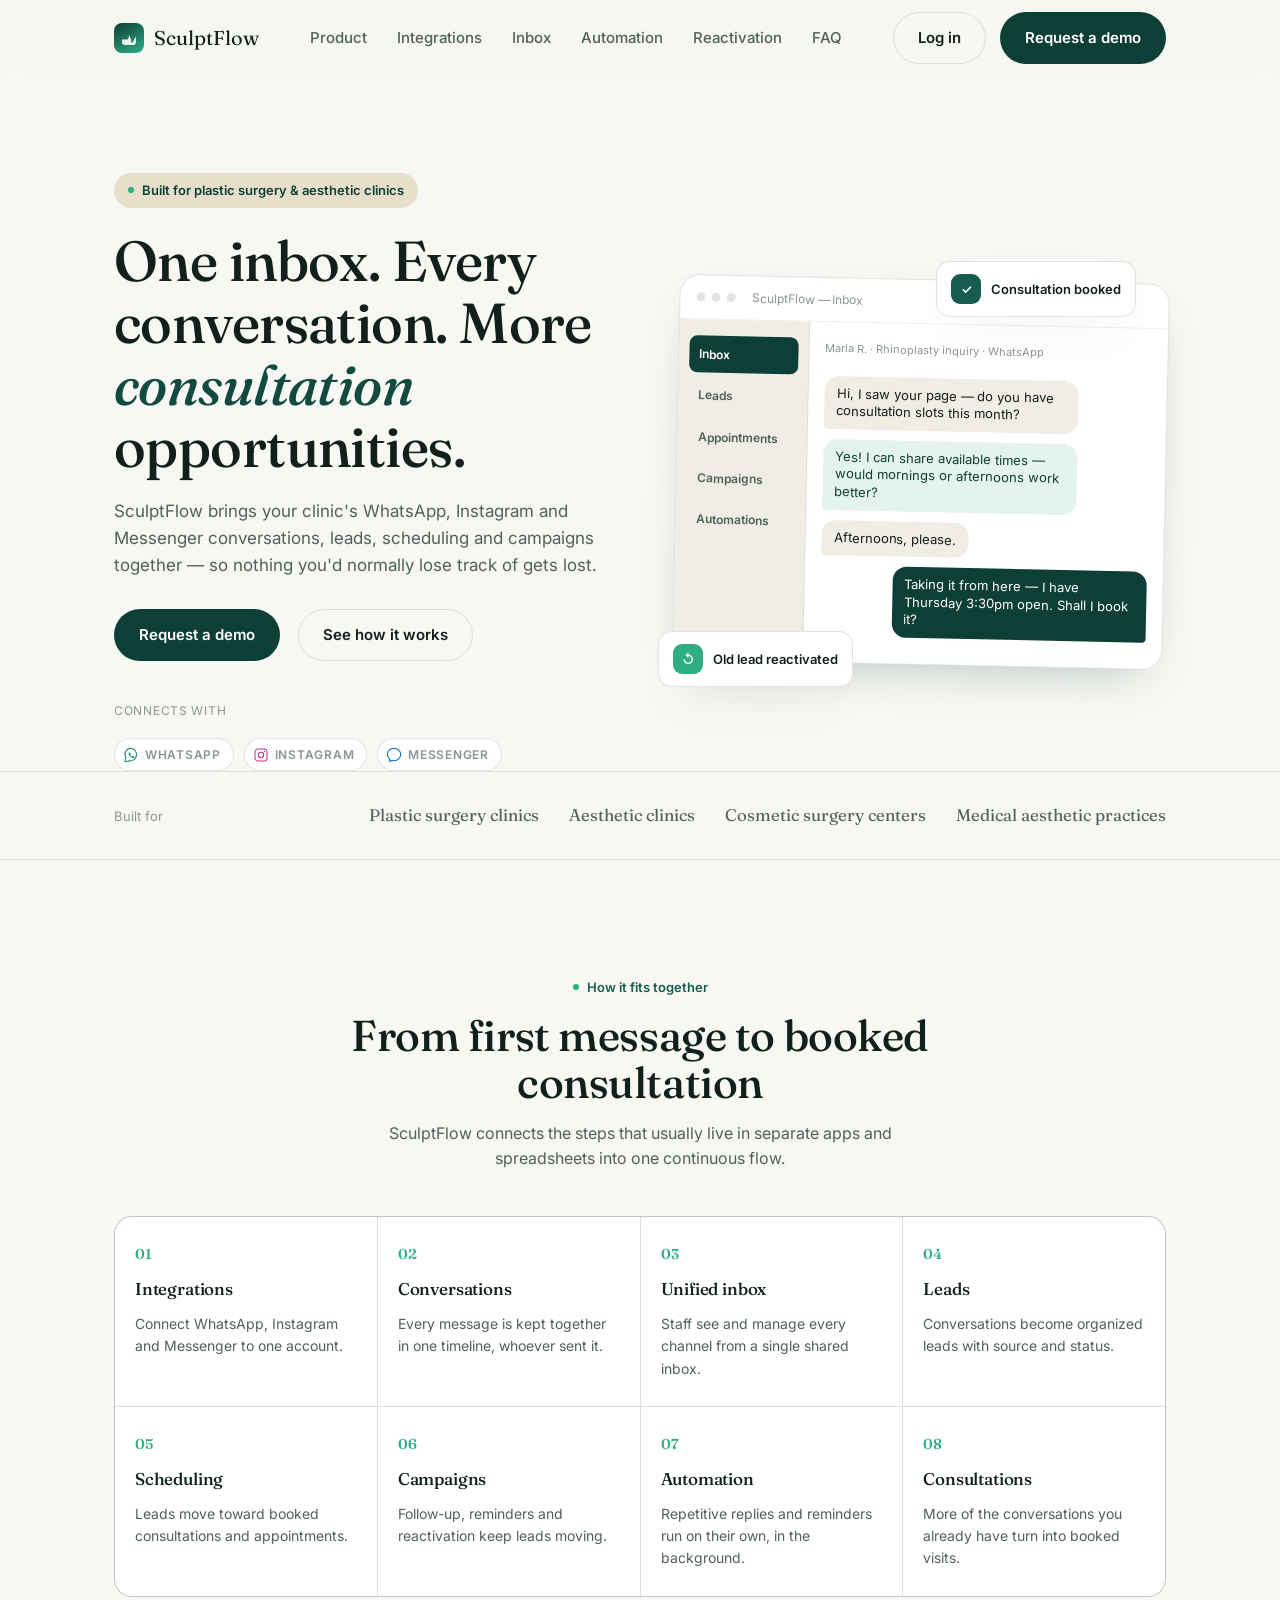
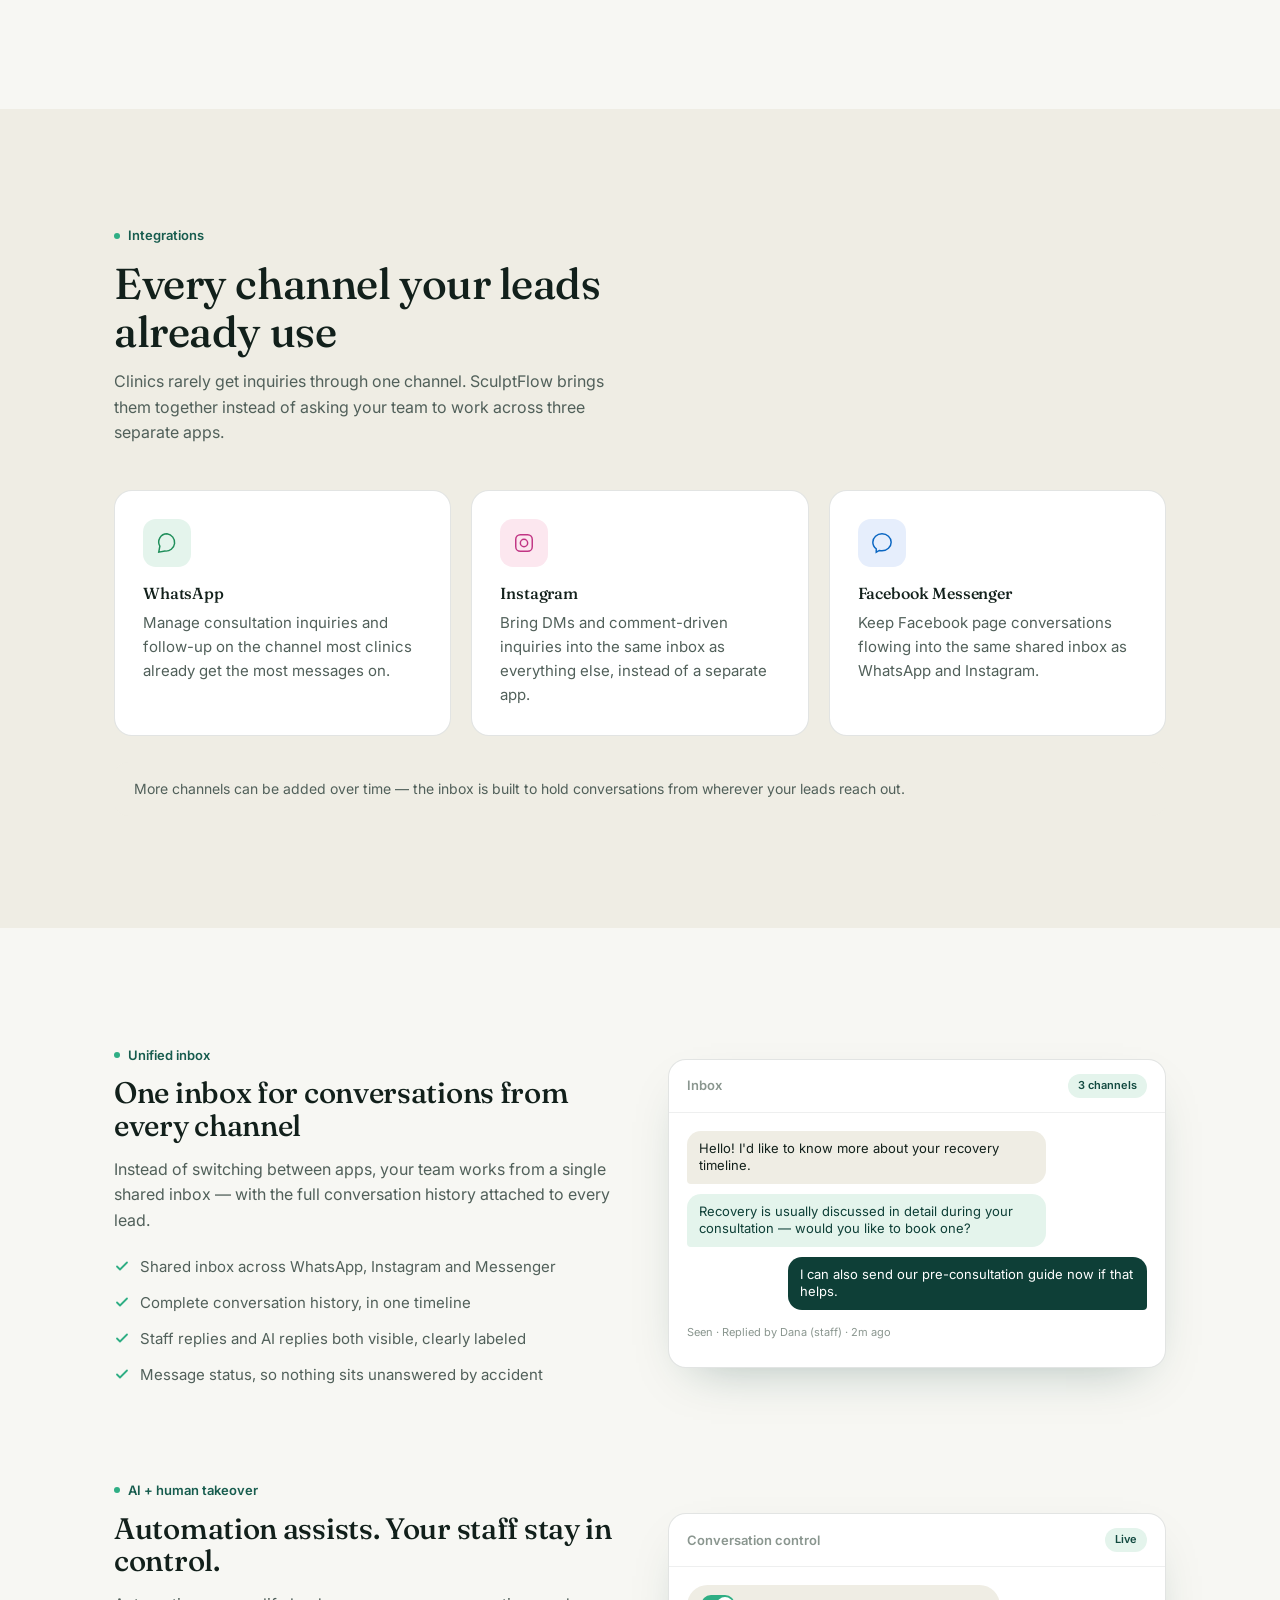
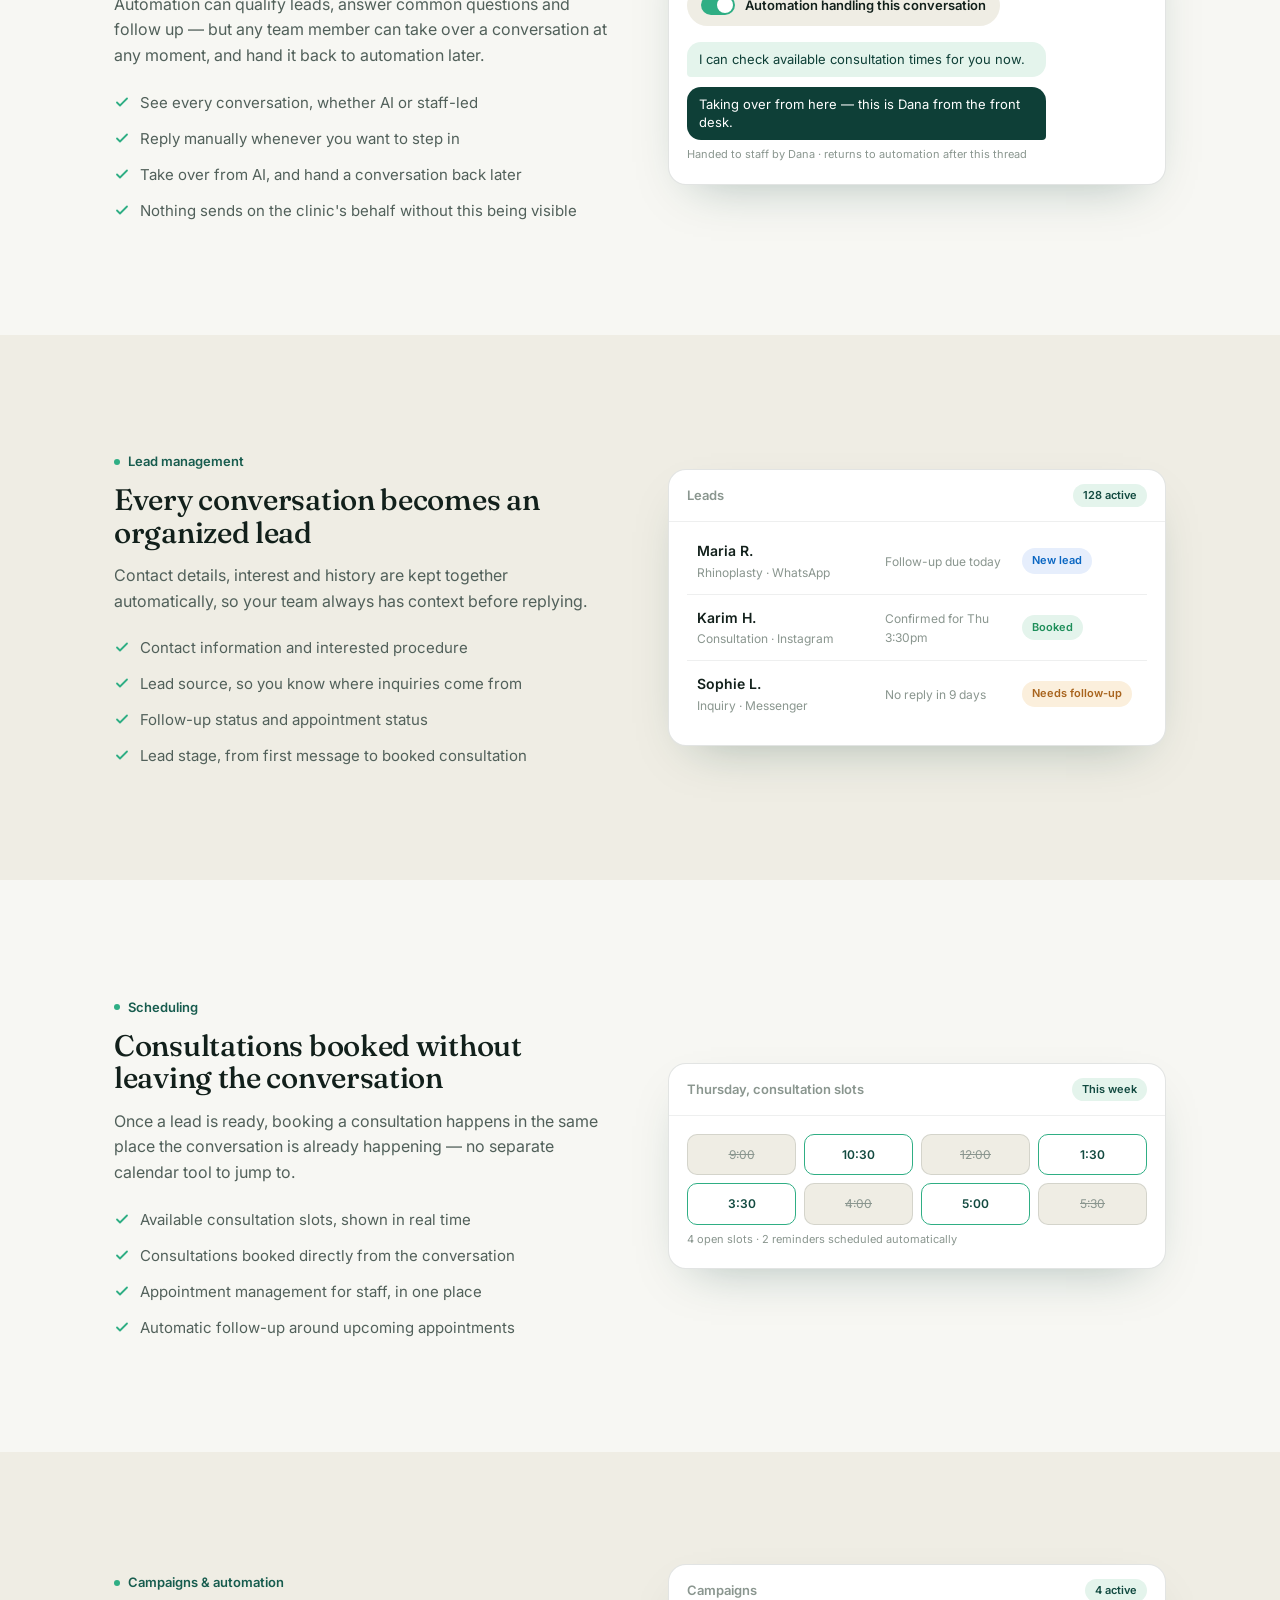
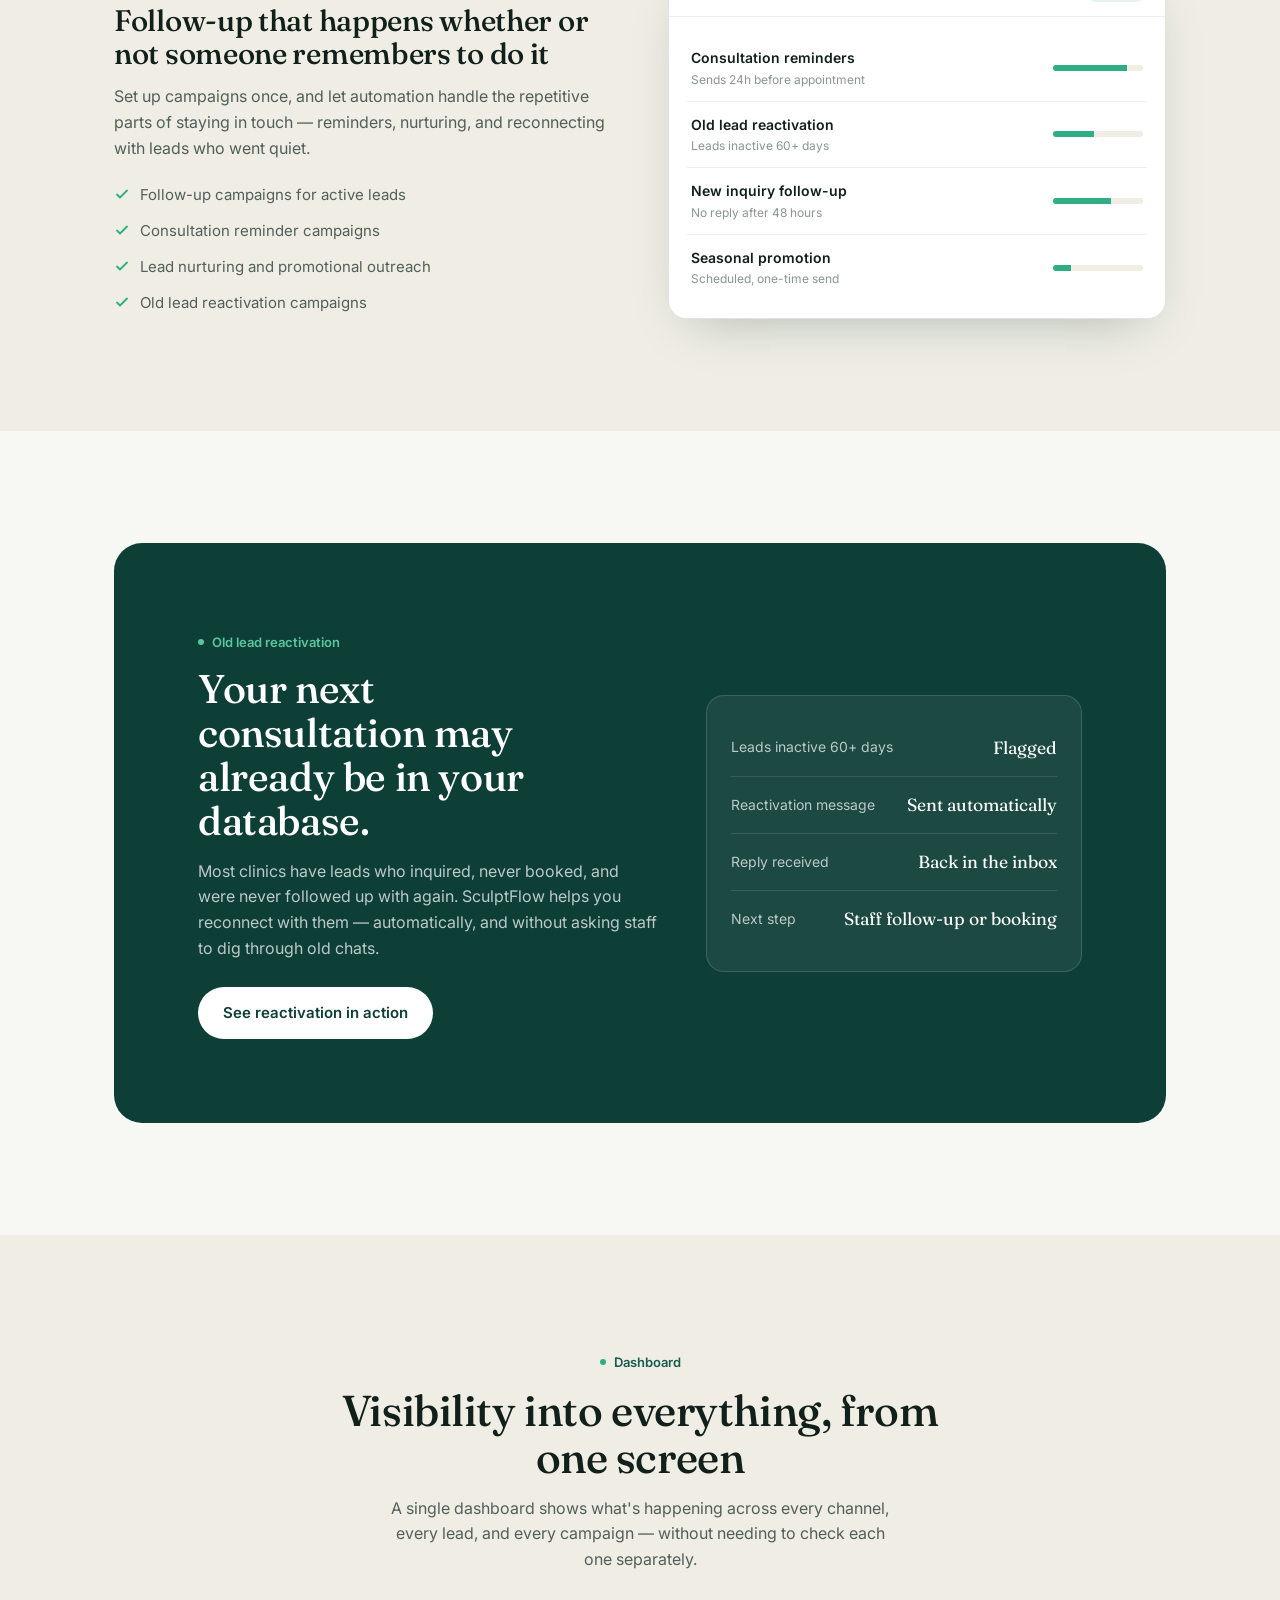
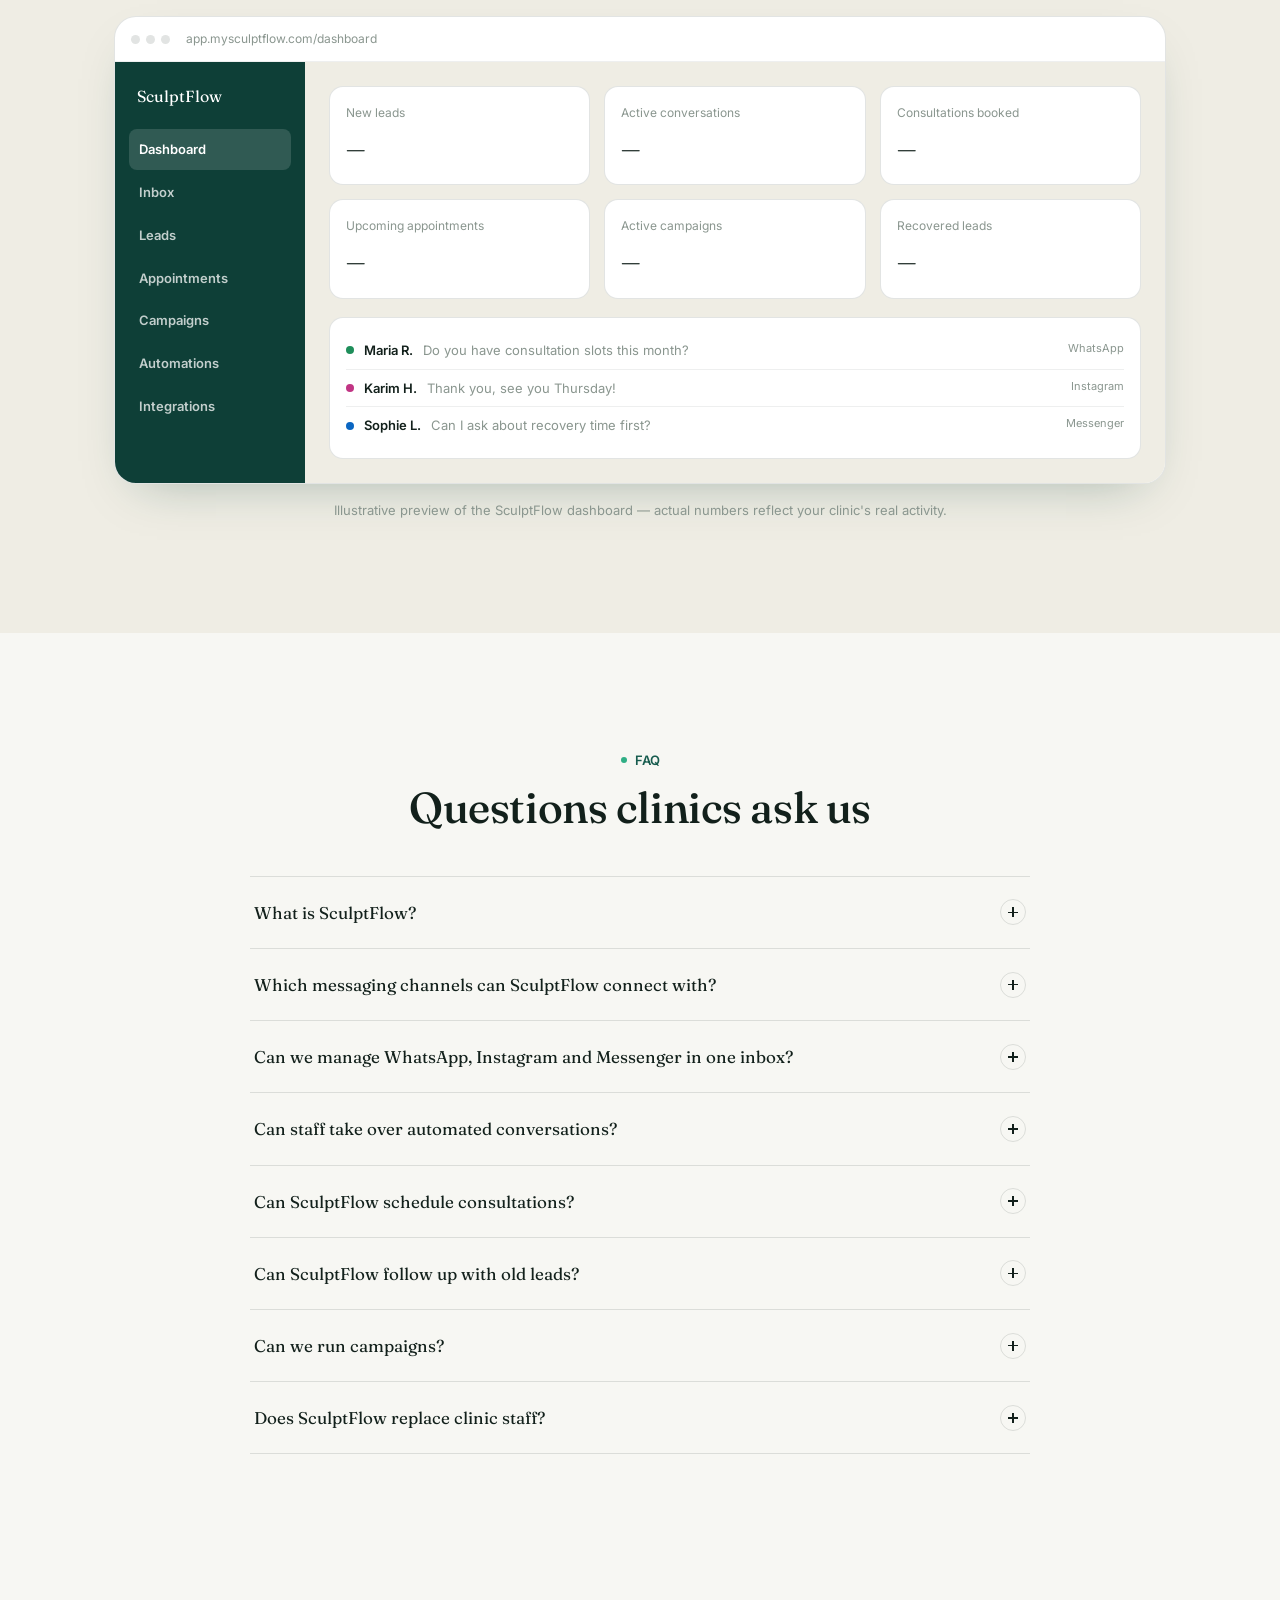
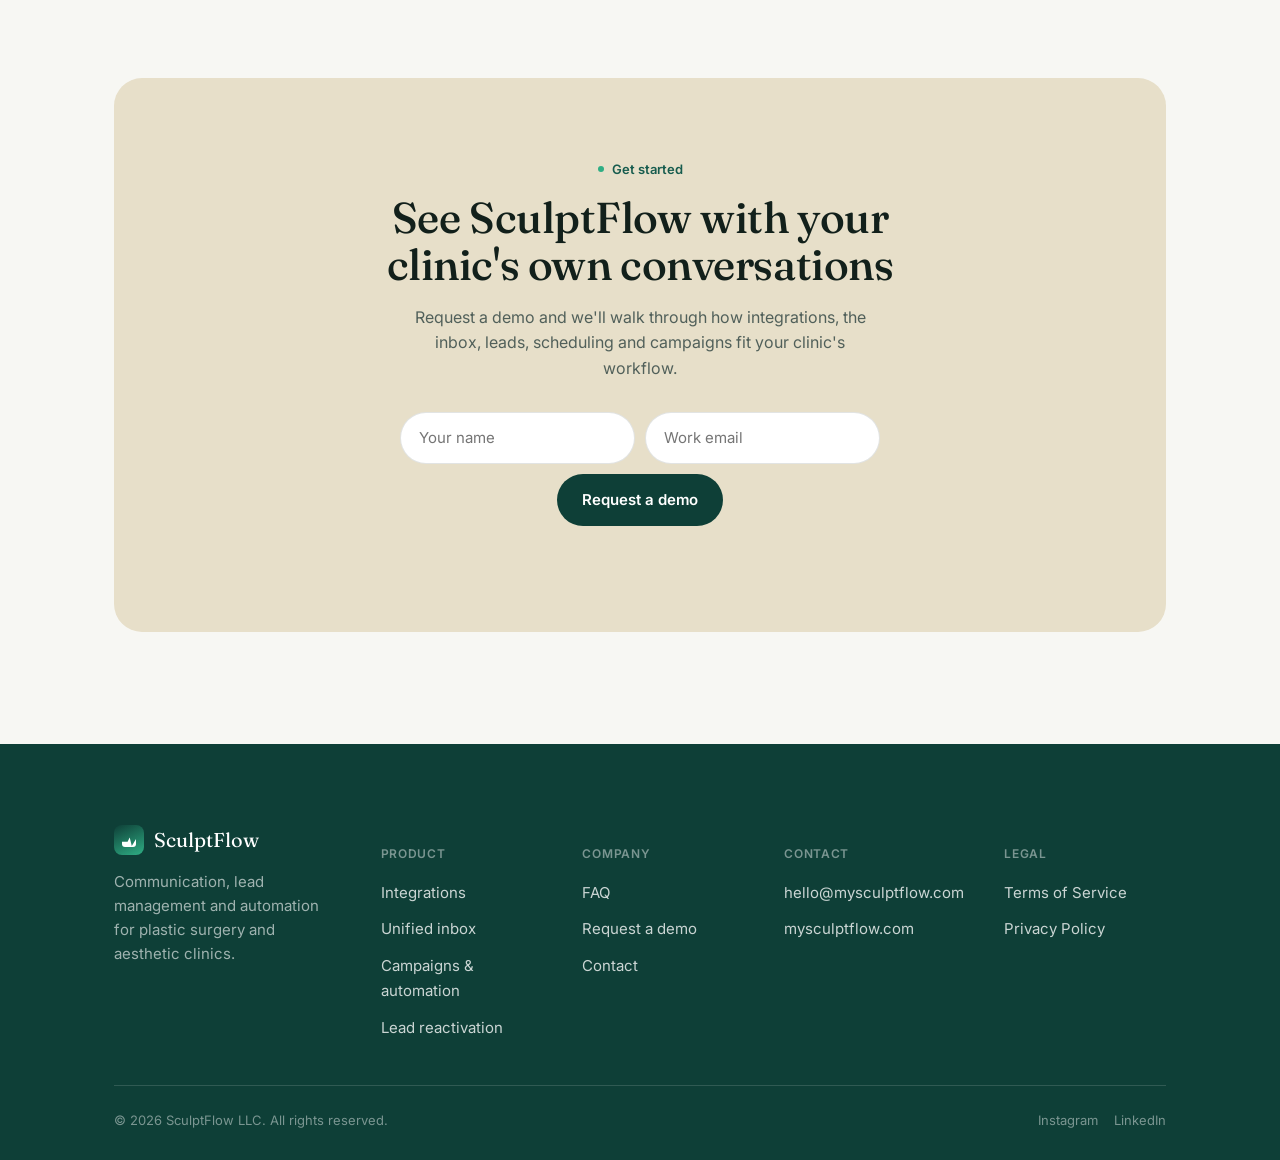
<file: index.html>
<!doctype html>
<html lang="en">
<head>
<meta charset="UTF-8">
<meta name="viewport" content="width=device-width, initial-scale=1.0">
<title>SculptFlow — One inbox. Every conversation. More consultations.</title>
<meta name="description" content="SculptFlow helps plastic surgery and aesthetic clinics manage WhatsApp, Instagram and Messenger conversations, organize leads, automate follow-up, schedule consultations and run campaigns — all from one place.">
<link rel="icon" href="data:,">
<link rel="stylesheet" href="styles.css">
</head>
<body>

<!-- =========================== HEADER =========================== -->
<header class="site-header" id="siteHeader">
  <div class="wrap">
    <a href="#top" class="logo">
      <span class="logo-mark" aria-hidden="true"></span>
      SculptFlow
    </a>

    <nav class="nav-links" aria-label="Primary">
      <a href="#flow">Product</a>
      <a href="#integrations">Integrations</a>
      <a href="#inbox">Inbox</a>
      <a href="#automation">Automation</a>
      <a href="#reactivation">Reactivation</a>
      <a href="#faq">FAQ</a>
    </nav>

    <div class="header-actions">
      <a href="#demo" class="btn btn-ghost">Log in</a>
      <a href="#demo" class="btn btn-primary">Request a demo</a>
      <button class="nav-toggle" id="navToggle" aria-label="Toggle menu" aria-expanded="false" aria-controls="mobileNav">
        <span></span><span></span><span></span>
      </button>
    </div>
  </div>

  <div class="mobile-nav" id="mobileNav">
    <a href="#flow">Product</a>
    <a href="#integrations">Integrations</a>
    <a href="#inbox">Inbox</a>
    <a href="#automation">Automation</a>
    <a href="#reactivation">Reactivation</a>
    <a href="#faq">FAQ</a>
    <a href="#demo" class="btn btn-primary btn-block">Request a demo</a>
  </div>
</header>

<main id="top">

  <!-- =========================== HERO =========================== -->
  <section class="hero">
    <div class="wrap hero-grid">
      <div class="hero-copy reveal" id="revealHero">
        <span class="badge"><span class="dot"></span>Built for plastic surgery &amp; aesthetic clinics</span>
        <h1>One inbox. Every conversation. More <em>consultation</em> opportunities.</h1>
        <p class="lede">SculptFlow brings your clinic's WhatsApp, Instagram and Messenger conversations, leads, scheduling and campaigns together — so nothing you'd normally lose track of gets lost.</p>
        <div class="hero-ctas">
          <a href="#demo" class="btn btn-primary">Request a demo</a>
          <a href="#flow" class="btn btn-ghost">See how it works</a>
        </div>
        <div class="hero-channels">
          <span>Connects with</span>
          <div class="chan-row">
            <span class="chan-chip">
              <svg viewBox="0 0 24 24" fill="none"><path d="M12 2a9 9 0 0 0-7.8 13.5L3 22l6.7-1.2A9 9 0 1 0 12 2Z" stroke="#1E8E5A" stroke-width="1.6"/><path d="M8.5 8.7c.2-.6.6-.6 1-.6h.6c.2 0 .4.1.5.4l.7 1.7c.1.2 0 .4-.1.6l-.5.6c-.1.2-.1.3 0 .5.5.9 1.4 1.8 2.3 2.3.2.1.3.1.5 0l.6-.5c.2-.1.4-.2.6-.1l1.7.7c.3.1.4.3.4.5v.6c0 .4 0 .8-.6 1-1 .5-2.7.3-4.6-1.3-1.6-1.3-2.6-2.9-3-4.4-.2-.7-.2-1.5.1-2z" fill="#1E8E5A"/></svg>
              WhatsApp
            </span>
            <span class="chan-chip">
              <svg viewBox="0 0 24 24" fill="none"><rect x="3" y="3" width="18" height="18" rx="5" stroke="#C13584" stroke-width="1.6"/><circle cx="12" cy="12" r="4" stroke="#C13584" stroke-width="1.6"/><circle cx="17.2" cy="6.8" r="1.1" fill="#C13584"/></svg>
              Instagram
            </span>
            <span class="chan-chip">
              <svg viewBox="0 0 24 24" fill="none"><path d="M12 2C6.5 2 2 6.1 2 11.2c0 2.9 1.4 5.4 3.7 7.1V22l3.4-1.9c.9.2 1.9.4 2.9.4 5.5 0 10-4.1 10-9.3S17.5 2 12 2Z" stroke="#0A66C2" stroke-width="1.6"/><path d="M6.8 13.6l3.2-3.4 2.5 1.9 3.6-3.7-3.3 3.5-2.5-1.9-3.5 3.6Z" fill="#0A66C2"/></svg>
              Messenger
            </span>
          </div>
        </div>
      </div>

      <div class="hero-visual reveal" id="revealVisual">
        <div class="mock-window">
          <div class="mock-titlebar">
            <i></i><i></i><i></i>
            <span>SculptFlow — Inbox</span>
          </div>
          <div class="mock-body">
            <div class="mock-sidebar">
              <div class="item active">Inbox</div>
              <div class="item">Leads</div>
              <div class="item">Appointments</div>
              <div class="item">Campaigns</div>
              <div class="item">Automations</div>
            </div>
            <div class="mock-main">
              <span class="mock-tag">Maria R. · Rhinoplasty inquiry · WhatsApp</span>
              <div class="mock-msg in">Hi, I saw your page — do you have consultation slots this month?</div>
              <div class="mock-msg ai">Yes! I can share available times — would mornings or afternoons work better?</div>
              <div class="mock-msg in">Afternoons, please.</div>
              <div class="mock-msg out">Taking it from here — I have Thursday 3:30pm open. Shall I book it?</div>
            </div>
          </div>
        </div>
        <div class="mock-float f1">
          <span class="swatch" style="background:#175C4E">✓</span>
          Consultation booked
        </div>
        <div class="mock-float f2">
          <span class="swatch" style="background:#2FAE84">↺</span>
          Old lead reactivated
        </div>
      </div>
    </div>
  </section>

  <!-- ===================== WHO IT'S FOR STRIP ===================== -->
  <section class="segment-strip">
    <div class="wrap">
      <span class="label">Built for</span>
      <ul class="segment-list">
        <li>Plastic surgery clinics</li>
        <li>Aesthetic clinics</li>
        <li>Cosmetic surgery centers</li>
        <li>Medical aesthetic practices</li>
      </ul>
    </div>
  </section>

  <!-- =========================== FLOW =========================== -->
  <section class="section-pad" id="flow">
    <div class="wrap">
      <div class="section-head center">
        <span class="kicker" style="justify-content:center">How it fits together</span>
        <h2>From first message to booked consultation</h2>
        <p class="lede">SculptFlow connects the steps that usually live in separate apps and spreadsheets into one continuous flow.</p>
      </div>

      <div class="flow-list">
        <div class="flow-item">
          <span class="num">01</span>
          <h4>Integrations</h4>
          <p>Connect WhatsApp, Instagram and Messenger to one account.</p>
        </div>
        <div class="flow-item">
          <span class="num">02</span>
          <h4>Conversations</h4>
          <p>Every message is kept together in one timeline, whoever sent it.</p>
        </div>
        <div class="flow-item">
          <span class="num">03</span>
          <h4>Unified inbox</h4>
          <p>Staff see and manage every channel from a single shared inbox.</p>
        </div>
        <div class="flow-item">
          <span class="num">04</span>
          <h4>Leads</h4>
          <p>Conversations become organized leads with source and status.</p>
        </div>
        <div class="flow-item">
          <span class="num">05</span>
          <h4>Scheduling</h4>
          <p>Leads move toward booked consultations and appointments.</p>
        </div>
        <div class="flow-item">
          <span class="num">06</span>
          <h4>Campaigns</h4>
          <p>Follow-up, reminders and reactivation keep leads moving.</p>
        </div>
        <div class="flow-item">
          <span class="num">07</span>
          <h4>Automation</h4>
          <p>Repetitive replies and reminders run on their own, in the background.</p>
        </div>
        <div class="flow-item">
          <span class="num">08</span>
          <h4>Consultations</h4>
          <p>More of the conversations you already have turn into booked visits.</p>
        </div>
      </div>
    </div>
  </section>

  <!-- ======================= INTEGRATIONS ======================= -->
  <section class="section-pad tint" id="integrations">
    <div class="wrap">
      <div class="section-head">
        <span class="kicker">Integrations</span>
        <h2>Every channel your leads already use</h2>
        <p class="lede">Clinics rarely get inquiries through one channel. SculptFlow brings them together instead of asking your team to work across three separate apps.</p>
      </div>

      <div class="integration-cards">
        <div class="integration-card">
          <span class="icn icn-whatsapp">
            <svg width="22" height="22" viewBox="0 0 24 24" fill="none"><path d="M12 2a9 9 0 0 0-7.8 13.5L3 22l6.7-1.2A9 9 0 1 0 12 2Z" stroke="currentColor" stroke-width="1.6"/></svg>
          </span>
          <h4>WhatsApp</h4>
          <p>Manage consultation inquiries and follow-up on the channel most clinics already get the most messages on.</p>
        </div>
        <div class="integration-card">
          <span class="icn icn-instagram">
            <svg width="22" height="22" viewBox="0 0 24 24" fill="none"><rect x="3" y="3" width="18" height="18" rx="5" stroke="currentColor" stroke-width="1.6"/><circle cx="12" cy="12" r="4" stroke="currentColor" stroke-width="1.6"/></svg>
          </span>
          <h4>Instagram</h4>
          <p>Bring DMs and comment-driven inquiries into the same inbox as everything else, instead of a separate app.</p>
        </div>
        <div class="integration-card">
          <span class="icn icn-messenger">
            <svg width="22" height="22" viewBox="0 0 24 24" fill="none"><path d="M12 2C6.5 2 2 6.1 2 11.2c0 2.9 1.4 5.4 3.7 7.1V22l3.4-1.9c.9.2 1.9.4 2.9.4 5.5 0 10-4.1 10-9.3S17.5 2 12 2Z" stroke="currentColor" stroke-width="1.6"/></svg>
          </span>
          <h4>Facebook Messenger</h4>
          <p>Keep Facebook page conversations flowing into the same shared inbox as WhatsApp and Instagram.</p>
        </div>
      </div>

      <div class="integration-note">
        More channels can be added over time — the inbox is built to hold conversations from wherever your leads reach out.
      </div>
    </div>
  </section>

  <!-- ========================= INBOX ========================= -->
  <section class="section-pad" id="inbox">
    <div class="wrap">
      <div class="feature-row">
        <div class="feature-text">
          <span class="kicker">Unified inbox</span>
          <h3>One inbox for conversations from every channel</h3>
          <p class="lede">Instead of switching between apps, your team works from a single shared inbox — with the full conversation history attached to every lead.</p>
          <ul class="check-list">
            <li><svg width="16" height="16" viewBox="0 0 16 16" fill="none"><path d="M3 8.5l3 3 7-7" stroke="currentColor" stroke-width="1.8" stroke-linecap="round" stroke-linejoin="round"/></svg> Shared inbox across WhatsApp, Instagram and Messenger</li>
            <li><svg width="16" height="16" viewBox="0 0 16 16" fill="none"><path d="M3 8.5l3 3 7-7" stroke="currentColor" stroke-width="1.8" stroke-linecap="round" stroke-linejoin="round"/></svg> Complete conversation history, in one timeline</li>
            <li><svg width="16" height="16" viewBox="0 0 16 16" fill="none"><path d="M3 8.5l3 3 7-7" stroke="currentColor" stroke-width="1.8" stroke-linecap="round" stroke-linejoin="round"/></svg> Staff replies and AI replies both visible, clearly labeled</li>
            <li><svg width="16" height="16" viewBox="0 0 16 16" fill="none"><path d="M3 8.5l3 3 7-7" stroke="currentColor" stroke-width="1.8" stroke-linecap="round" stroke-linejoin="round"/></svg> Message status, so nothing sits unanswered by accident</li>
          </ul>
        </div>
        <div class="feature-visual">
          <div class="panel-card">
            <div class="panel-head">Inbox <span class="pill">3 channels</span></div>
            <div class="panel-body" style="display:flex; flex-direction:column; gap:10px;">
              <div class="mock-msg in">Hello! I'd like to know more about your recovery timeline.</div>
              <div class="mock-msg ai">Recovery is usually discussed in detail during your consultation — would you like to book one?</div>
              <div class="mock-msg out">I can also send our pre-consultation guide now if that helps.</div>
              <span class="mock-tag" style="margin-top:4px;">Seen · Replied by Dana (staff) · 2m ago</span>
            </div>
          </div>
        </div>
      </div>

      <div class="feature-row reverse">
        <div class="feature-text">
          <span class="kicker">AI + human takeover</span>
          <h3>Automation assists. Your staff stay in control.</h3>
          <p class="lede">Automation can qualify leads, answer common questions and follow up — but any team member can take over a conversation at any moment, and hand it back to automation later.</p>
          <ul class="check-list">
            <li><svg width="16" height="16" viewBox="0 0 16 16" fill="none"><path d="M3 8.5l3 3 7-7" stroke="currentColor" stroke-width="1.8" stroke-linecap="round" stroke-linejoin="round"/></svg> See every conversation, whether AI or staff-led</li>
            <li><svg width="16" height="16" viewBox="0 0 16 16" fill="none"><path d="M3 8.5l3 3 7-7" stroke="currentColor" stroke-width="1.8" stroke-linecap="round" stroke-linejoin="round"/></svg> Reply manually whenever you want to step in</li>
            <li><svg width="16" height="16" viewBox="0 0 16 16" fill="none"><path d="M3 8.5l3 3 7-7" stroke="currentColor" stroke-width="1.8" stroke-linecap="round" stroke-linejoin="round"/></svg> Take over from AI, and hand a conversation back later</li>
            <li><svg width="16" height="16" viewBox="0 0 16 16" fill="none"><path d="M3 8.5l3 3 7-7" stroke="currentColor" stroke-width="1.8" stroke-linecap="round" stroke-linejoin="round"/></svg> Nothing sends on the clinic's behalf without this being visible</li>
          </ul>
        </div>
        <div class="feature-visual">
          <div class="panel-card">
            <div class="panel-head">Conversation control <span class="pill">Live</span></div>
            <div class="panel-body">
              <div class="takeover-toggle on">
                <span class="knob"></span>
                Automation handling this conversation
              </div>
              <div class="mock-msg ai">I can check available consultation times for you now.</div>
              <div class="mock-msg out" style="margin-top:10px;">Taking over from here — this is Dana from the front desk.</div>
              <span class="mock-tag" style="margin-top:8px;">Handed to staff by Dana · returns to automation after this thread</span>
            </div>
          </div>
        </div>
      </div>
    </div>
  </section>

  <!-- ===================== LEAD MANAGEMENT ===================== -->
  <section class="section-pad tint">
    <div class="wrap">
      <div class="feature-row">
        <div class="feature-text">
          <span class="kicker">Lead management</span>
          <h3>Every conversation becomes an organized lead</h3>
          <p class="lede">Contact details, interest and history are kept together automatically, so your team always has context before replying.</p>
          <ul class="check-list">
            <li><svg width="16" height="16" viewBox="0 0 16 16" fill="none"><path d="M3 8.5l3 3 7-7" stroke="currentColor" stroke-width="1.8" stroke-linecap="round" stroke-linejoin="round"/></svg> Contact information and interested procedure</li>
            <li><svg width="16" height="16" viewBox="0 0 16 16" fill="none"><path d="M3 8.5l3 3 7-7" stroke="currentColor" stroke-width="1.8" stroke-linecap="round" stroke-linejoin="round"/></svg> Lead source, so you know where inquiries come from</li>
            <li><svg width="16" height="16" viewBox="0 0 16 16" fill="none"><path d="M3 8.5l3 3 7-7" stroke="currentColor" stroke-width="1.8" stroke-linecap="round" stroke-linejoin="round"/></svg> Follow-up status and appointment status</li>
            <li><svg width="16" height="16" viewBox="0 0 16 16" fill="none"><path d="M3 8.5l3 3 7-7" stroke="currentColor" stroke-width="1.8" stroke-linecap="round" stroke-linejoin="round"/></svg> Lead stage, from first message to booked consultation</li>
          </ul>
        </div>
        <div class="feature-visual">
          <div class="panel-card">
            <div class="panel-head">Leads <span class="pill">128 active</span></div>
            <div class="panel-body" style="padding-top:6px;">
              <div class="lead-row">
                <div><div class="lead-name">Maria R.</div><div class="lead-sub">Rhinoplasty · WhatsApp</div></div>
                <div class="lead-sub">Follow-up due today</div>
                <span class="stage-pill stage-new">New lead</span>
              </div>
              <div class="lead-row">
                <div><div class="lead-name">Karim H.</div><div class="lead-sub">Consultation · Instagram</div></div>
                <div class="lead-sub">Confirmed for Thu 3:30pm</div>
                <span class="stage-pill stage-booked">Booked</span>
              </div>
              <div class="lead-row">
                <div><div class="lead-name">Sophie L.</div><div class="lead-sub">Inquiry · Messenger</div></div>
                <div class="lead-sub">No reply in 9 days</div>
                <span class="stage-pill stage-follow">Needs follow-up</span>
              </div>
            </div>
          </div>
        </div>
      </div>
    </div>
  </section>

  <!-- ========================= SCHEDULING ========================= -->
  <section class="section-pad">
    <div class="wrap">
      <div class="feature-row reverse">
        <div class="feature-text">
          <span class="kicker">Scheduling</span>
          <h3>Consultations booked without leaving the conversation</h3>
          <p class="lede">Once a lead is ready, booking a consultation happens in the same place the conversation is already happening — no separate calendar tool to jump to.</p>
          <ul class="check-list">
            <li><svg width="16" height="16" viewBox="0 0 16 16" fill="none"><path d="M3 8.5l3 3 7-7" stroke="currentColor" stroke-width="1.8" stroke-linecap="round" stroke-linejoin="round"/></svg> Available consultation slots, shown in real time</li>
            <li><svg width="16" height="16" viewBox="0 0 16 16" fill="none"><path d="M3 8.5l3 3 7-7" stroke="currentColor" stroke-width="1.8" stroke-linecap="round" stroke-linejoin="round"/></svg> Consultations booked directly from the conversation</li>
            <li><svg width="16" height="16" viewBox="0 0 16 16" fill="none"><path d="M3 8.5l3 3 7-7" stroke="currentColor" stroke-width="1.8" stroke-linecap="round" stroke-linejoin="round"/></svg> Appointment management for staff, in one place</li>
            <li><svg width="16" height="16" viewBox="0 0 16 16" fill="none"><path d="M3 8.5l3 3 7-7" stroke="currentColor" stroke-width="1.8" stroke-linecap="round" stroke-linejoin="round"/></svg> Automatic follow-up around upcoming appointments</li>
          </ul>
        </div>
        <div class="feature-visual">
          <div class="panel-card">
            <div class="panel-head">Thursday, consultation slots <span class="pill">This week</span></div>
            <div class="panel-body">
              <div class="slot-grid">
                <div class="slot taken">9:00</div>
                <div class="slot open">10:30</div>
                <div class="slot taken">12:00</div>
                <div class="slot open">1:30</div>
                <div class="slot open">3:30</div>
                <div class="slot taken">4:00</div>
                <div class="slot open">5:00</div>
                <div class="slot taken">5:30</div>
              </div>
              <span class="mock-tag" style="margin-top:14px;">4 open slots · 2 reminders scheduled automatically</span>
            </div>
          </div>
        </div>
      </div>
    </div>
  </section>

  <!-- ========================= CAMPAIGNS ========================= -->
  <section class="section-pad tint" id="automation">
    <div class="wrap">
      <div class="feature-row">
        <div class="feature-text">
          <span class="kicker">Campaigns &amp; automation</span>
          <h3>Follow-up that happens whether or not someone remembers to do it</h3>
          <p class="lede">Set up campaigns once, and let automation handle the repetitive parts of staying in touch — reminders, nurturing, and reconnecting with leads who went quiet.</p>
          <ul class="check-list">
            <li><svg width="16" height="16" viewBox="0 0 16 16" fill="none"><path d="M3 8.5l3 3 7-7" stroke="currentColor" stroke-width="1.8" stroke-linecap="round" stroke-linejoin="round"/></svg> Follow-up campaigns for active leads</li>
            <li><svg width="16" height="16" viewBox="0 0 16 16" fill="none"><path d="M3 8.5l3 3 7-7" stroke="currentColor" stroke-width="1.8" stroke-linecap="round" stroke-linejoin="round"/></svg> Consultation reminder campaigns</li>
            <li><svg width="16" height="16" viewBox="0 0 16 16" fill="none"><path d="M3 8.5l3 3 7-7" stroke="currentColor" stroke-width="1.8" stroke-linecap="round" stroke-linejoin="round"/></svg> Lead nurturing and promotional outreach</li>
            <li><svg width="16" height="16" viewBox="0 0 16 16" fill="none"><path d="M3 8.5l3 3 7-7" stroke="currentColor" stroke-width="1.8" stroke-linecap="round" stroke-linejoin="round"/></svg> Old lead reactivation campaigns</li>
          </ul>
        </div>
        <div class="feature-visual">
          <div class="panel-card">
            <div class="panel-head">Campaigns <span class="pill">4 active</span></div>
            <div class="panel-body">
              <div class="campaign-item">
                <div><div class="name">Consultation reminders</div><div class="meta">Sends 24h before appointment</div></div>
                <div class="campaign-progress"><i style="width:82%"></i></div>
              </div>
              <div class="campaign-item">
                <div><div class="name">Old lead reactivation</div><div class="meta">Leads inactive 60+ days</div></div>
                <div class="campaign-progress"><i style="width:46%"></i></div>
              </div>
              <div class="campaign-item">
                <div><div class="name">New inquiry follow-up</div><div class="meta">No reply after 48 hours</div></div>
                <div class="campaign-progress"><i style="width:64%"></i></div>
              </div>
              <div class="campaign-item">
                <div><div class="name">Seasonal promotion</div><div class="meta">Scheduled, one-time send</div></div>
                <div class="campaign-progress"><i style="width:20%"></i></div>
              </div>
            </div>
          </div>
        </div>
      </div>
    </div>
  </section>

  <!-- ===================== OLD LEAD REACTIVATION ===================== -->
  <section class="section-pad" id="reactivation">
    <div class="wrap">
      <div class="reactivation">
        <div>
          <span class="kicker">Old lead reactivation</span>
          <h2>Your next consultation may already be in your database.</h2>
          <p class="lede">Most clinics have leads who inquired, never booked, and were never followed up with again. SculptFlow helps you reconnect with them — automatically, and without asking staff to dig through old chats.</p>
          <a href="#demo" class="btn btn-primary">See reactivation in action</a>
        </div>
        <div class="reactivation-card">
          <div class="reactivation-stat-row">
            <span class="k">Leads inactive 60+ days</span>
            <span class="v">Flagged</span>
          </div>
          <div class="reactivation-stat-row">
            <span class="k">Reactivation message</span>
            <span class="v">Sent automatically</span>
          </div>
          <div class="reactivation-stat-row">
            <span class="k">Reply received</span>
            <span class="v">Back in the inbox</span>
          </div>
          <div class="reactivation-stat-row">
            <span class="k">Next step</span>
            <span class="v">Staff follow-up or booking</span>
          </div>
        </div>
      </div>
    </div>
  </section>

  <!-- ===================== DASHBOARD OVERVIEW ===================== -->
  <section class="section-pad tint">
    <div class="wrap">
      <div class="section-head center">
        <span class="kicker" style="justify-content:center">Dashboard</span>
        <h2>Visibility into everything, from one screen</h2>
        <p class="lede">A single dashboard shows what's happening across every channel, every lead, and every campaign — without needing to check each one separately.</p>
      </div>

      <div class="dash-window">
        <div class="mock-titlebar">
          <i></i><i></i><i></i>
          <span>app.mysculptflow.com/dashboard</span>
        </div>
        <div class="dash-body">
          <div class="dash-sidebar">
            <div class="brand">SculptFlow</div>
            <div class="item active">Dashboard</div>
            <div class="item">Inbox</div>
            <div class="item">Leads</div>
            <div class="item">Appointments</div>
            <div class="item">Campaigns</div>
            <div class="item">Automations</div>
            <div class="item">Integrations</div>
          </div>
          <div class="dash-main">
            <div class="dash-cards">
              <div class="dash-card"><div class="label">New leads</div><div class="value">—</div></div>
              <div class="dash-card"><div class="label">Active conversations</div><div class="value">—</div></div>
              <div class="dash-card"><div class="label">Consultations booked</div><div class="value">—</div></div>
              <div class="dash-card"><div class="label">Upcoming appointments</div><div class="value">—</div></div>
              <div class="dash-card"><div class="label">Active campaigns</div><div class="value">—</div></div>
              <div class="dash-card"><div class="label">Recovered leads</div><div class="value">—</div></div>
            </div>
            <div class="dash-inbox-preview">
              <div class="row"><span class="chan-dot" style="background:#1E8E5A"></span><span class="name">Maria R.</span><span class="snip">Do you have consultation slots this month?</span><span class="mock-tag" style="margin:0;">WhatsApp</span></div>
              <div class="row"><span class="chan-dot" style="background:#C13584"></span><span class="name">Karim H.</span><span class="snip">Thank you, see you Thursday!</span><span class="mock-tag" style="margin:0;">Instagram</span></div>
              <div class="row"><span class="chan-dot" style="background:#0A66C2"></span><span class="name">Sophie L.</span><span class="snip">Can I ask about recovery time first?</span><span class="mock-tag" style="margin:0;">Messenger</span></div>
            </div>
          </div>
        </div>
      </div>
      <p style="text-align:center; color:var(--ink-faint); font-size:0.8125rem; margin-top:16px;">Illustrative preview of the SculptFlow dashboard — actual numbers reflect your clinic's real activity.</p>
    </div>
  </section>

  <!-- ============================ FAQ ============================ -->
  <section class="section-pad" id="faq">
    <div class="wrap">
      <div class="section-head center">
        <span class="kicker" style="justify-content:center">FAQ</span>
        <h2>Questions clinics ask us</h2>
      </div>

      <div class="faq-list" id="faqList">
        <div class="faq-item">
          <button class="faq-q"><span>What is SculptFlow?</span><span class="plus"></span></button>
          <div class="faq-a"><p>SculptFlow is a communication, lead management and automation platform built for plastic surgery and aesthetic clinics. It brings conversations, leads, scheduling and campaigns together in one place.</p></div>
        </div>
        <div class="faq-item">
          <button class="faq-q"><span>Which messaging channels can SculptFlow connect with?</span><span class="plus"></span></button>
          <div class="faq-a"><p>SculptFlow connects with WhatsApp, Instagram and Facebook Messenger, bringing conversations from all three into one shared inbox.</p></div>
        </div>
        <div class="faq-item">
          <button class="faq-q"><span>Can we manage WhatsApp, Instagram and Messenger in one inbox?</span><span class="plus"></span></button>
          <div class="faq-a"><p>Yes. Conversations from all three channels appear in a single shared inbox, with full history kept together for each lead.</p></div>
        </div>
        <div class="faq-item">
          <button class="faq-q"><span>Can staff take over automated conversations?</span><span class="plus"></span></button>
          <div class="faq-a"><p>Yes. Staff can see any conversation, reply manually at any time, take over from automation, and hand a conversation back to automation afterward.</p></div>
        </div>
        <div class="faq-item">
          <button class="faq-q"><span>Can SculptFlow schedule consultations?</span><span class="plus"></span></button>
          <div class="faq-a"><p>Yes. SculptFlow shows available consultation slots, lets leads book directly from a conversation, and helps manage appointments and related follow-up.</p></div>
        </div>
        <div class="faq-item">
          <button class="faq-q"><span>Can SculptFlow follow up with old leads?</span><span class="plus"></span></button>
          <div class="faq-a"><p>Yes. Old lead reactivation campaigns help clinics reconnect with leads who inquired in the past but never booked a consultation.</p></div>
        </div>
        <div class="faq-item">
          <button class="faq-q"><span>Can we run campaigns?</span><span class="plus"></span></button>
          <div class="faq-a"><p>Yes. SculptFlow supports follow-up campaigns, consultation reminders, lead nurturing, promotional outreach and old lead reactivation campaigns.</p></div>
        </div>
        <div class="faq-item">
          <button class="faq-q"><span>Does SculptFlow replace clinic staff?</span><span class="plus"></span></button>
          <div class="faq-a"><p>No. SculptFlow is not a replacement for clinic staff. Automation assists with conversations, lead qualification and follow-up, but staff remain in control and can take over any conversation at any time. SculptFlow does not provide medical advice or diagnoses.</p></div>
        </div>
      </div>
    </div>
  </section>

  <!-- ========================= DEMO CTA ========================= -->
  <section class="section-pad" id="demo">
    <div class="wrap">
      <div class="demo-cta">
        <span class="kicker" style="justify-content:center">Get started</span>
        <h2>See SculptFlow with your clinic's own conversations</h2>
        <p class="lede">Request a demo and we'll walk through how integrations, the inbox, leads, scheduling and campaigns fit your clinic's workflow.</p>
        <form class="demo-form" id="demoForm">
          <input type="text" name="name" placeholder="Your name" required>
          <input type="email" name="email" placeholder="Work email" required>
          <button type="submit" class="btn btn-primary">Request a demo</button>
        </form>
        <p class="demo-status" id="demoStatus" role="status" aria-live="polite"></p>
      </div>
    </div>
  </section>

</main>

<!-- =========================== FOOTER =========================== -->
<footer class="site-footer">
  <div class="wrap">
    <div class="footer-top">
      <div class="footer-brand">
        <a href="#top" class="logo"><span class="logo-mark" aria-hidden="true"></span>SculptFlow</a>
        <p>Communication, lead management and automation for plastic surgery and aesthetic clinics.</p>
      </div>
      <div class="footer-col">
        <h5>Product</h5>
        <ul>
          <li><a href="#integrations">Integrations</a></li>
          <li><a href="#inbox">Unified inbox</a></li>
          <li><a href="#automation">Campaigns &amp; automation</a></li>
          <li><a href="#reactivation">Lead reactivation</a></li>
        </ul>
      </div>
      <div class="footer-col">
        <h5>Company</h5>
        <ul>
          <li><a href="#faq">FAQ</a></li>
          <li><a href="#demo">Request a demo</a></li>
          <li><a href="mailto:hello@mysculptflow.com">Contact</a></li>
        </ul>
      </div>
      <div class="footer-col">
        <h5>Contact</h5>
        <ul>
          <li><a href="mailto:hello@mysculptflow.com">hello@mysculptflow.com</a></li>
          <li><a href="https://mysculptflow.com">mysculptflow.com</a></li>
        </ul>
      </div>
      <div class="footer-col">
        <h5>Legal</h5>
        <ul>
          <li><a href="terms.html">Terms of Service</a></li>
          <li><a href="privacy.html">Privacy Policy</a></li>
        </ul>
      </div>
    </div>
    <div class="footer-bottom">
      <span>© 2026 SculptFlow LLC. All rights reserved.</span>
      <div class="footer-social">
        <a href="#">Instagram</a>
        <a href="#">LinkedIn</a>
      </div>
    </div>
  </div>
</footer>

<script src="script.js"></script>
</body>
</html>
</file>
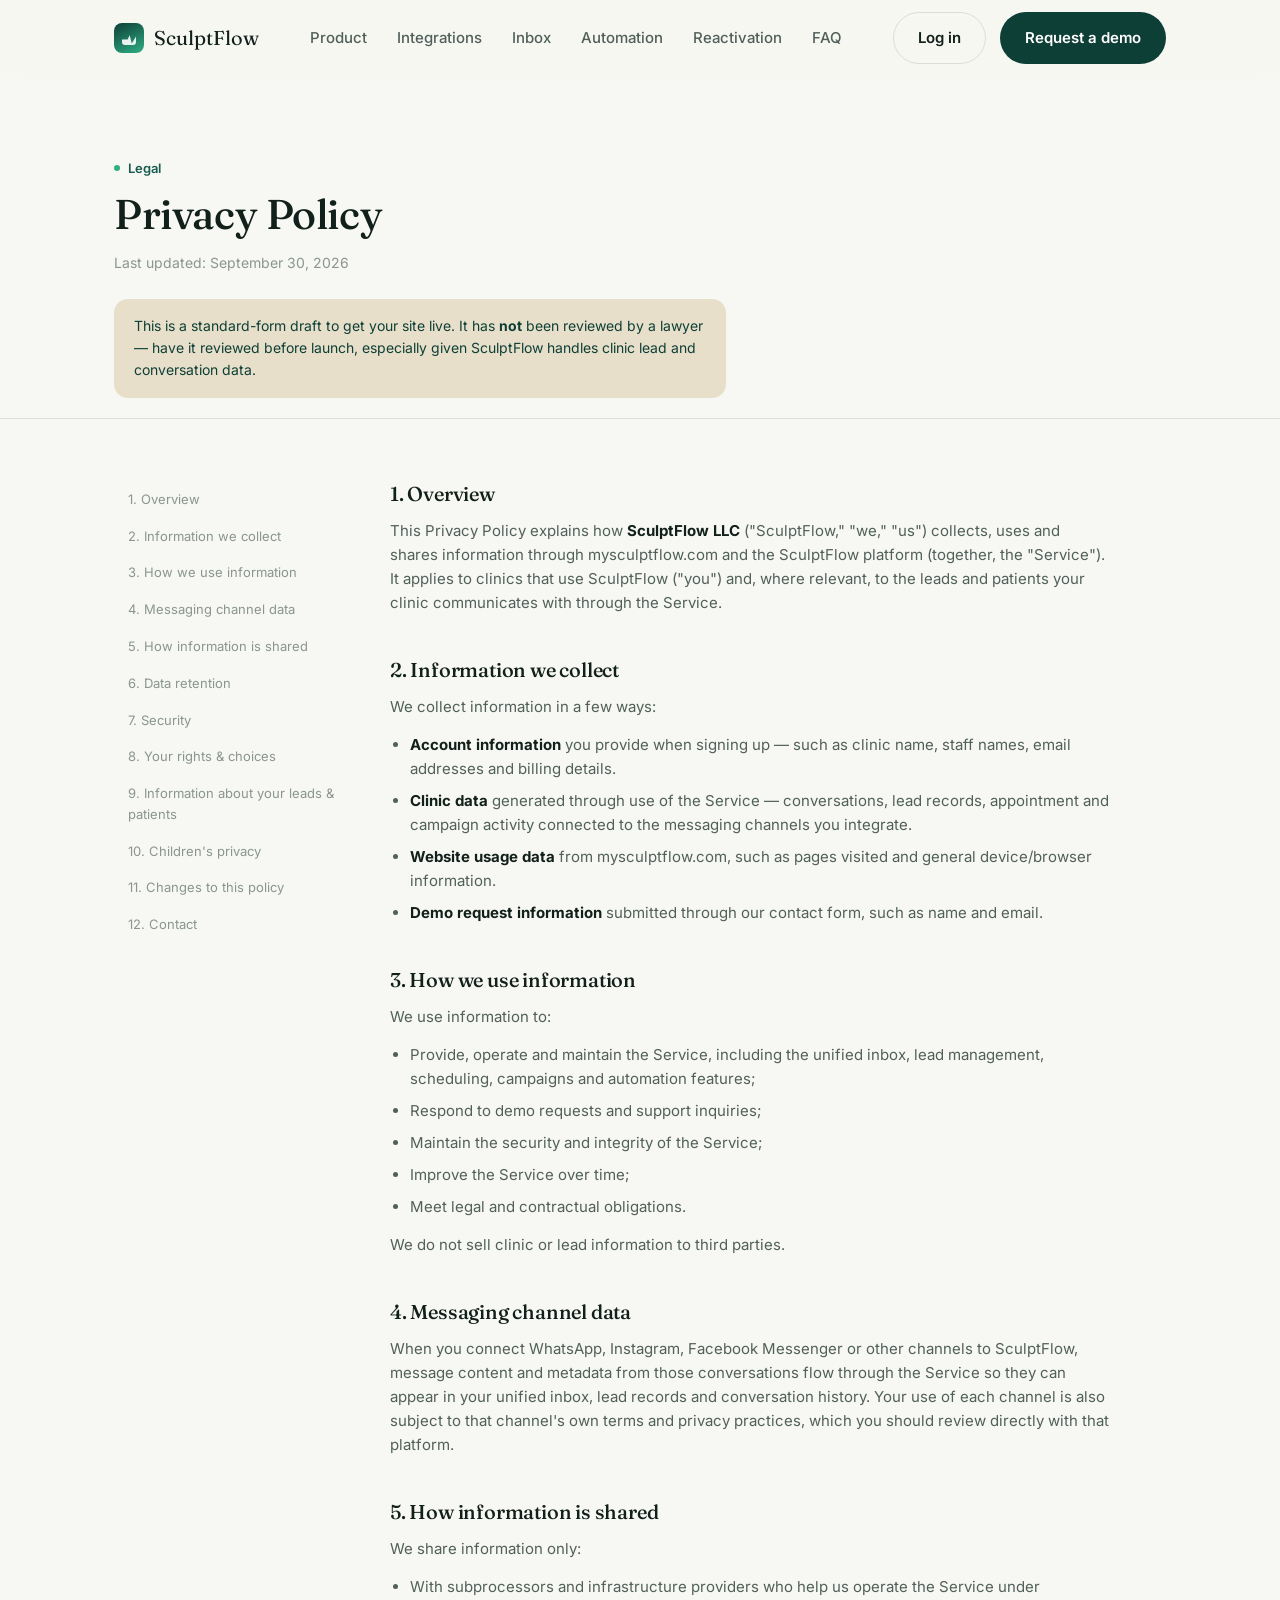
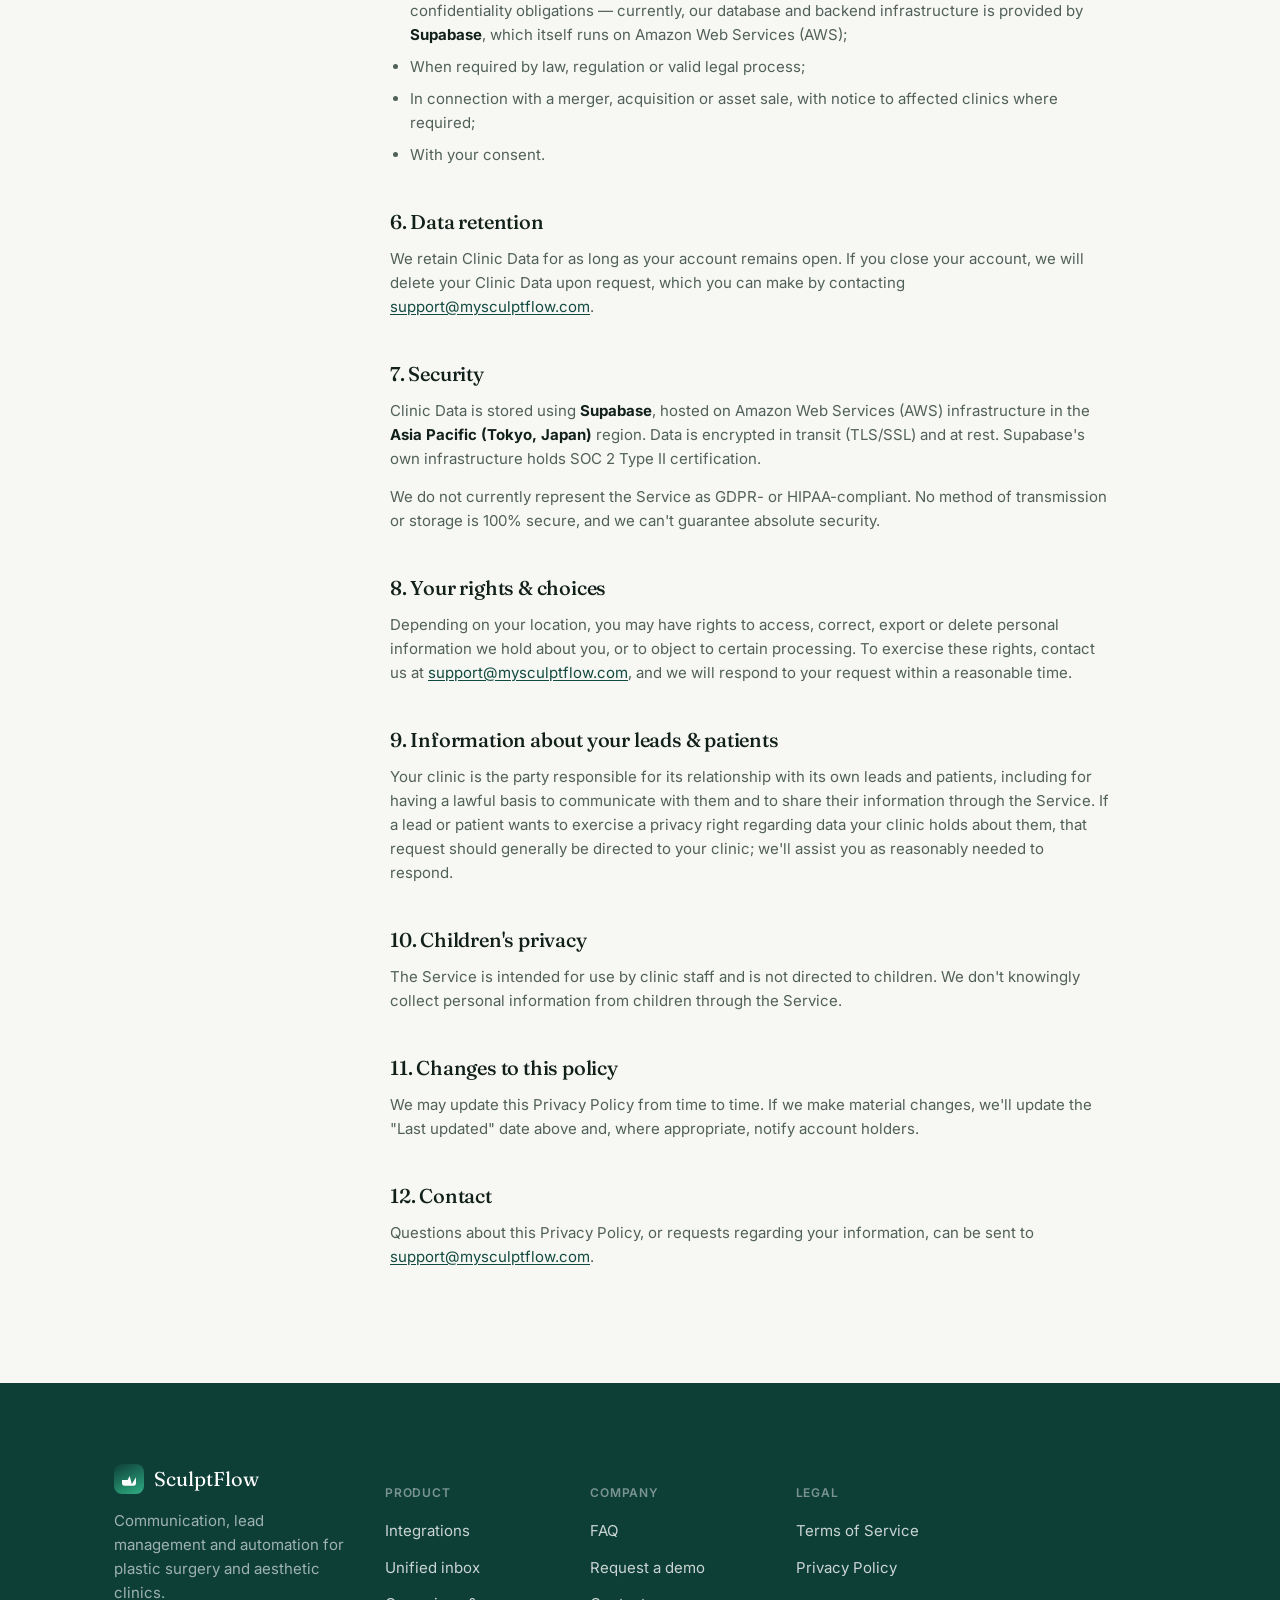
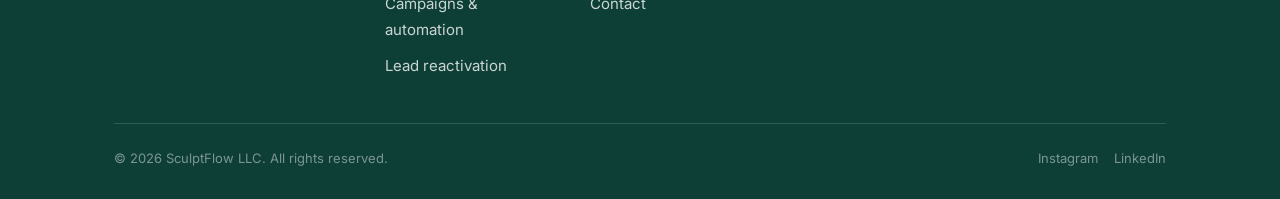
<file: privacy.html>
<!doctype html>
<html lang="en">
<head>
<meta charset="UTF-8">
<meta name="viewport" content="width=device-width, initial-scale=1.0">
<title>Privacy Policy — SculptFlow</title>
<meta name="description" content="Privacy Policy for SculptFlow, a communication, lead management and automation platform for plastic surgery and aesthetic clinics.">
<link rel="icon" href="data:,">
<link rel="stylesheet" href="styles.css">
</head>
<body>

<!-- =========================== HEADER =========================== -->
<header class="site-header" id="siteHeader">
  <div class="wrap">
    <a href="index.html" class="logo">
      <span class="logo-mark" aria-hidden="true"></span>
      SculptFlow
    </a>

    <nav class="nav-links" aria-label="Primary">
      <a href="index.html#flow">Product</a>
      <a href="index.html#integrations">Integrations</a>
      <a href="index.html#inbox">Inbox</a>
      <a href="index.html#automation">Automation</a>
      <a href="index.html#reactivation">Reactivation</a>
      <a href="index.html#faq">FAQ</a>
    </nav>

    <div class="header-actions">
      <a href="index.html#demo" class="btn btn-ghost">Log in</a>
      <a href="index.html#demo" class="btn btn-primary">Request a demo</a>
      <button class="nav-toggle" id="navToggle" aria-label="Toggle menu" aria-expanded="false" aria-controls="mobileNav">
        <span></span><span></span><span></span>
      </button>
    </div>
  </div>

  <div class="mobile-nav" id="mobileNav">
    <a href="index.html#flow">Product</a>
    <a href="index.html#integrations">Integrations</a>
    <a href="index.html#inbox">Inbox</a>
    <a href="index.html#automation">Automation</a>
    <a href="index.html#reactivation">Reactivation</a>
    <a href="index.html#faq">FAQ</a>
    <a href="index.html#demo" class="btn btn-primary btn-block">Request a demo</a>
  </div>
</header>

<main>

  <section class="legal-hero">
    <div class="wrap">
      <span class="kicker">Legal</span>
      <h1>Privacy Policy</h1>
      <p class="legal-updated">Last updated: September 30, 2026</p>
      <p class="legal-notice">This is a standard-form draft to get your site live. It has <strong>not</strong> been reviewed by a lawyer — have it reviewed before launch, especially given SculptFlow handles clinic lead and conversation data.</p>
    </div>
  </section>

  <section class="legal-body">
    <div class="wrap legal-layout">

      <nav class="legal-toc" aria-label="Table of contents">
        <a href="#overview">1. Overview</a>
        <a href="#collect">2. Information we collect</a>
        <a href="#use">3. How we use information</a>
        <a href="#channels">4. Messaging channel data</a>
        <a href="#sharing">5. How information is shared</a>
        <a href="#retention">6. Data retention</a>
        <a href="#security">7. Security</a>
        <a href="#rights">8. Your rights &amp; choices</a>
        <a href="#leads">9. Information about your leads &amp; patients</a>
        <a href="#children">10. Children's privacy</a>
        <a href="#changes">11. Changes to this policy</a>
        <a href="#contact">12. Contact</a>
      </nav>

      <div class="legal-content">

        <h2 id="overview">1. Overview</h2>
        <p>This Privacy Policy explains how <strong>SculptFlow LLC</strong> ("SculptFlow," "we," "us") collects, uses and shares information through mysculptflow.com and the SculptFlow platform (together, the "Service"). It applies to clinics that use SculptFlow ("you") and, where relevant, to the leads and patients your clinic communicates with through the Service.</p>

        <h2 id="collect">2. Information we collect</h2>
        <p>We collect information in a few ways:</p>
        <ul>
          <li><strong>Account information</strong> you provide when signing up — such as clinic name, staff names, email addresses and billing details.</li>
          <li><strong>Clinic data</strong> generated through use of the Service — conversations, lead records, appointment and campaign activity connected to the messaging channels you integrate.</li>
          <li><strong>Website usage data</strong> from mysculptflow.com, such as pages visited and general device/browser information.</li>
          <li><strong>Demo request information</strong> submitted through our contact form, such as name and email.</li>
        </ul>

        <h2 id="use">3. How we use information</h2>
        <p>We use information to:</p>
        <ul>
          <li>Provide, operate and maintain the Service, including the unified inbox, lead management, scheduling, campaigns and automation features;</li>
          <li>Respond to demo requests and support inquiries;</li>
          <li>Maintain the security and integrity of the Service;</li>
          <li>Improve the Service over time;</li>
          <li>Meet legal and contractual obligations.</li>
        </ul>
        <p>We do not sell clinic or lead information to third parties.</p>

        <h2 id="channels">4. Messaging channel data</h2>
        <p>When you connect WhatsApp, Instagram, Facebook Messenger or other channels to SculptFlow, message content and metadata from those conversations flow through the Service so they can appear in your unified inbox, lead records and conversation history. Your use of each channel is also subject to that channel's own terms and privacy practices, which you should review directly with that platform.</p>

        <h2 id="sharing">5. How information is shared</h2>
        <p>We share information only:</p>
        <ul>
          <li>With subprocessors and infrastructure providers who help us operate the Service under confidentiality obligations — currently, our database and backend infrastructure is provided by <strong>Supabase</strong>, which itself runs on Amazon Web Services (AWS);</li>
          <li>When required by law, regulation or valid legal process;</li>
          <li>In connection with a merger, acquisition or asset sale, with notice to affected clinics where required;</li>
          <li>With your consent.</li>
        </ul>

        <h2 id="retention">6. Data retention</h2>
        <p>We retain Clinic Data for as long as your account remains open. If you close your account, we will delete your Clinic Data upon request, which you can make by contacting <a href="mailto:support@mysculptflow.com">support@mysculptflow.com</a>.</p>

        <h2 id="security">7. Security</h2>
        <p>Clinic Data is stored using <strong>Supabase</strong>, hosted on Amazon Web Services (AWS) infrastructure in the <strong>Asia Pacific (Tokyo, Japan)</strong> region. Data is encrypted in transit (TLS/SSL) and at rest. Supabase's own infrastructure holds SOC 2 Type II certification.</p>
        <p>We do not currently represent the Service as GDPR- or HIPAA-compliant. No method of transmission or storage is 100% secure, and we can't guarantee absolute security.</p>

        <h2 id="rights">8. Your rights &amp; choices</h2>
        <p>Depending on your location, you may have rights to access, correct, export or delete personal information we hold about you, or to object to certain processing. To exercise these rights, contact us at <a href="mailto:support@mysculptflow.com">support@mysculptflow.com</a>, and we will respond to your request within a reasonable time.</p>

        <h2 id="leads">9. Information about your leads &amp; patients</h2>
        <p>Your clinic is the party responsible for its relationship with its own leads and patients, including for having a lawful basis to communicate with them and to share their information through the Service. If a lead or patient wants to exercise a privacy right regarding data your clinic holds about them, that request should generally be directed to your clinic; we'll assist you as reasonably needed to respond.</p>

        <h2 id="children">10. Children's privacy</h2>
        <p>The Service is intended for use by clinic staff and is not directed to children. We don't knowingly collect personal information from children through the Service.</p>

        <h2 id="changes">11. Changes to this policy</h2>
        <p>We may update this Privacy Policy from time to time. If we make material changes, we'll update the "Last updated" date above and, where appropriate, notify account holders.</p>

        <h2 id="contact">12. Contact</h2>
        <p>Questions about this Privacy Policy, or requests regarding your information, can be sent to <a href="mailto:support@mysculptflow.com">support@mysculptflow.com</a>.</p>

      </div>
    </div>
  </section>

</main>

<!-- =========================== FOOTER =========================== -->
<footer class="site-footer">
  <div class="wrap">
    <div class="footer-top">
      <div class="footer-brand">
        <a href="index.html" class="logo"><span class="logo-mark" aria-hidden="true"></span>SculptFlow</a>
        <p>Communication, lead management and automation for plastic surgery and aesthetic clinics.</p>
      </div>
      <div class="footer-col">
        <h5>Product</h5>
        <ul>
          <li><a href="index.html#integrations">Integrations</a></li>
          <li><a href="index.html#inbox">Unified inbox</a></li>
          <li><a href="index.html#automation">Campaigns &amp; automation</a></li>
          <li><a href="index.html#reactivation">Lead reactivation</a></li>
        </ul>
      </div>
      <div class="footer-col">
        <h5>Company</h5>
        <ul>
          <li><a href="index.html#faq">FAQ</a></li>
          <li><a href="index.html#demo">Request a demo</a></li>
          <li><a href="mailto:support@mysculptflow.com">Contact</a></li>
        </ul>
      </div>
      <div class="footer-col">
        <h5>Legal</h5>
        <ul>
          <li><a href="terms.html">Terms of Service</a></li>
          <li><a href="privacy.html">Privacy Policy</a></li>
        </ul>
      </div>
    </div>
    <div class="footer-bottom">
      <span>© 2026 SculptFlow LLC. All rights reserved.</span>
      <div class="footer-social">
        <a href="#">Instagram</a>
        <a href="#">LinkedIn</a>
      </div>
    </div>
  </div>
</footer>

<script src="script.js"></script>
</body>
</html>
</file>
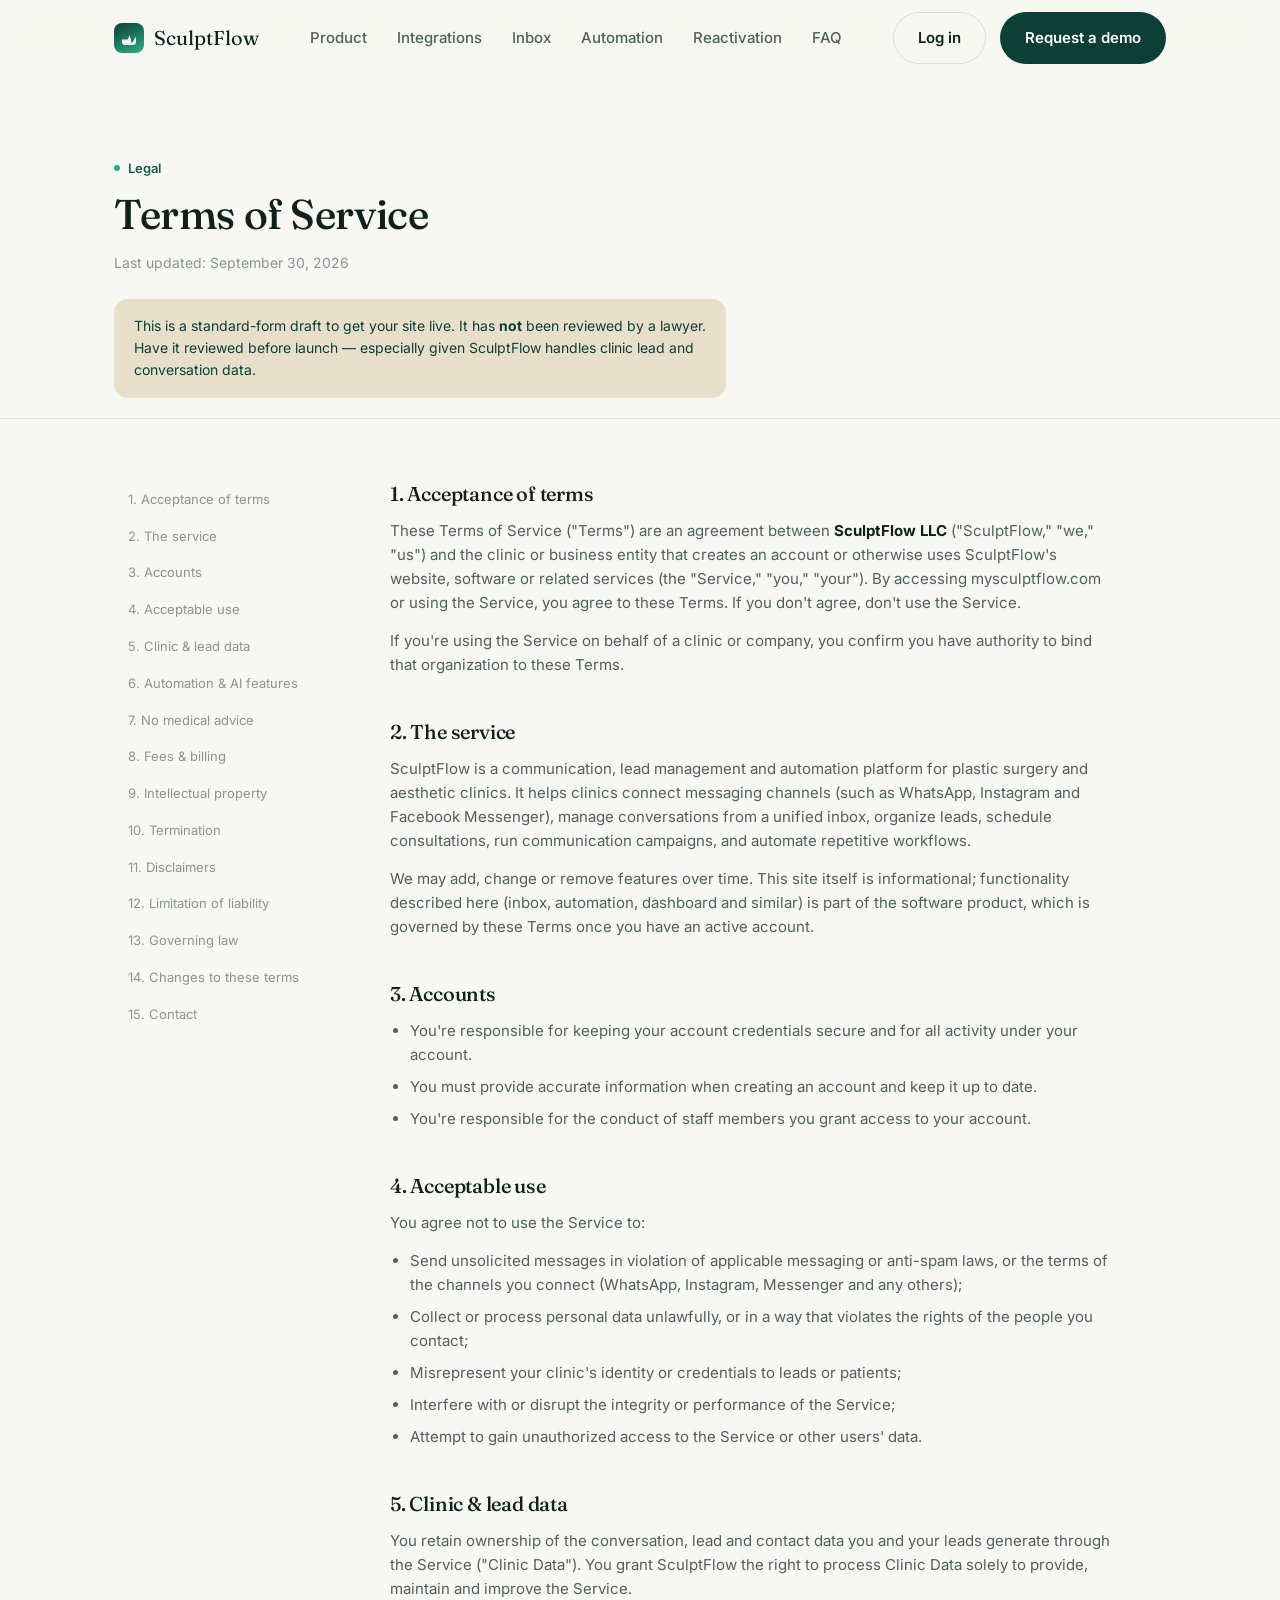
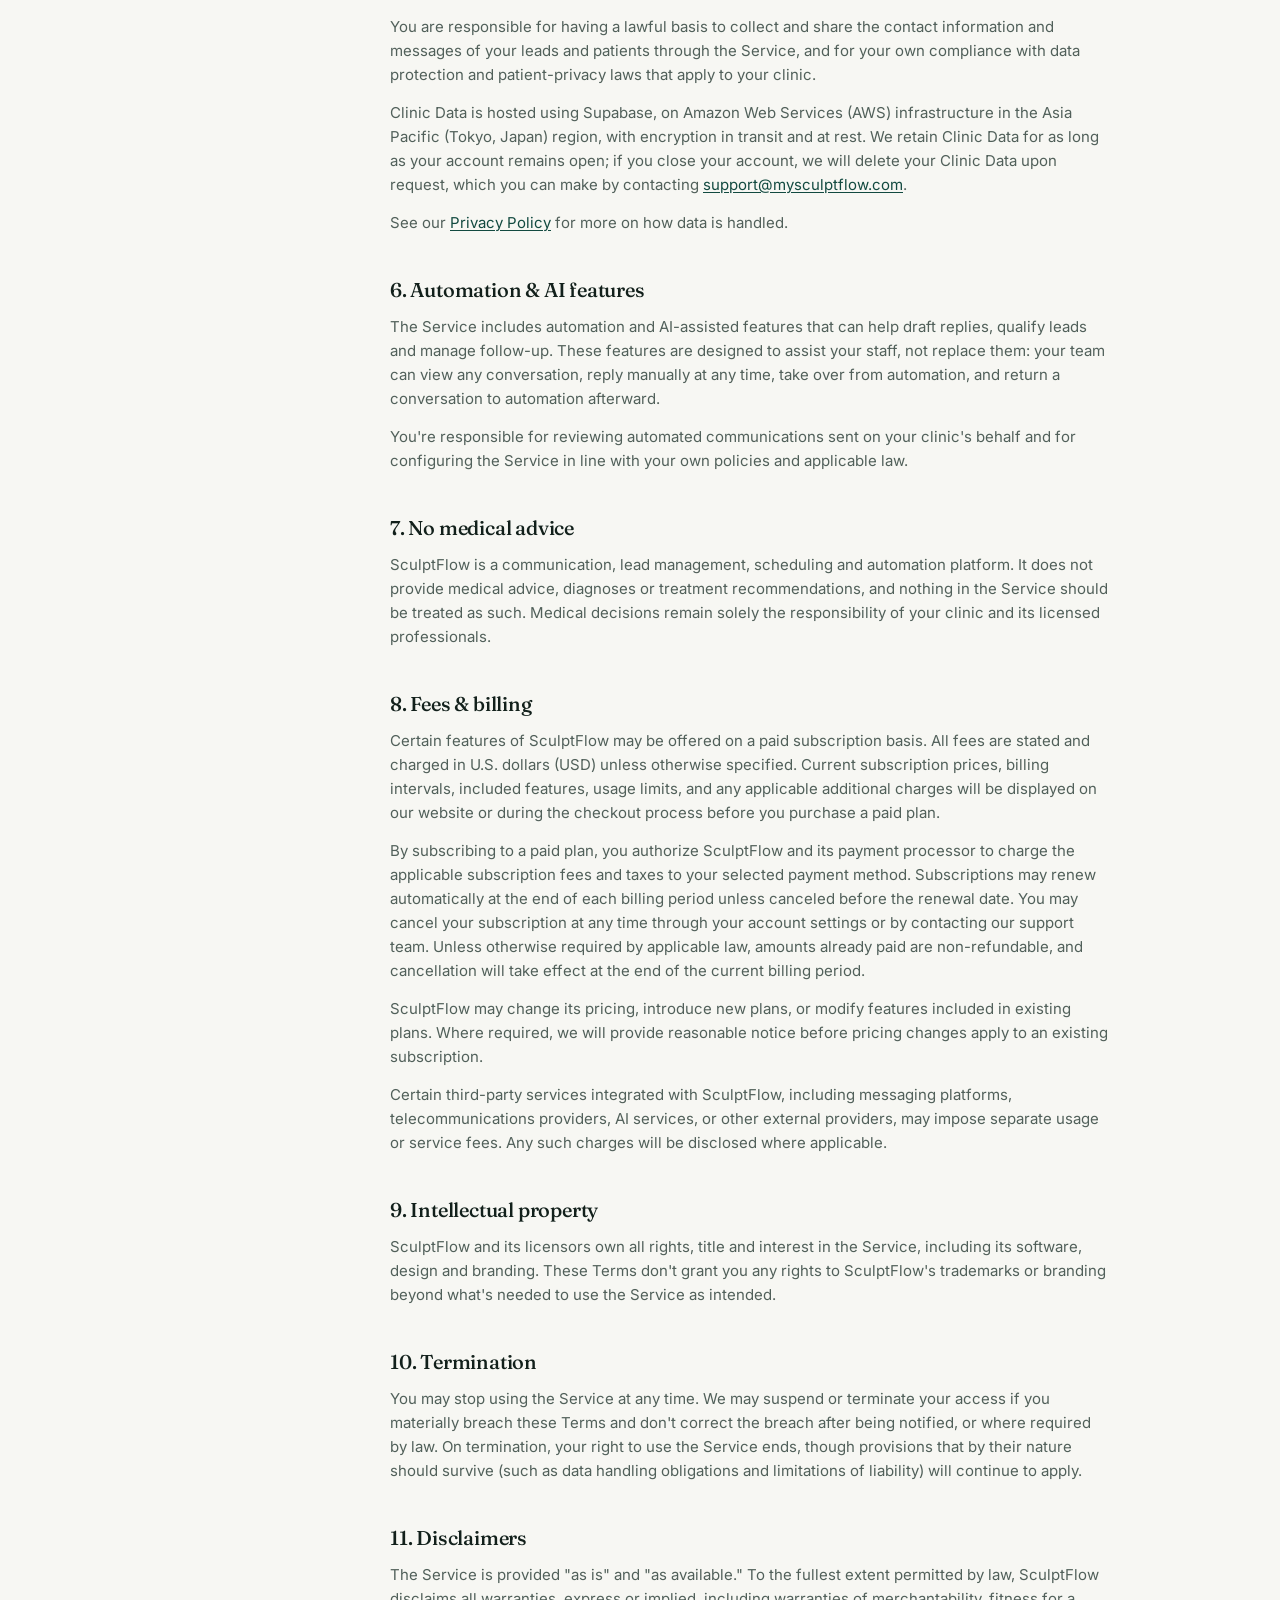
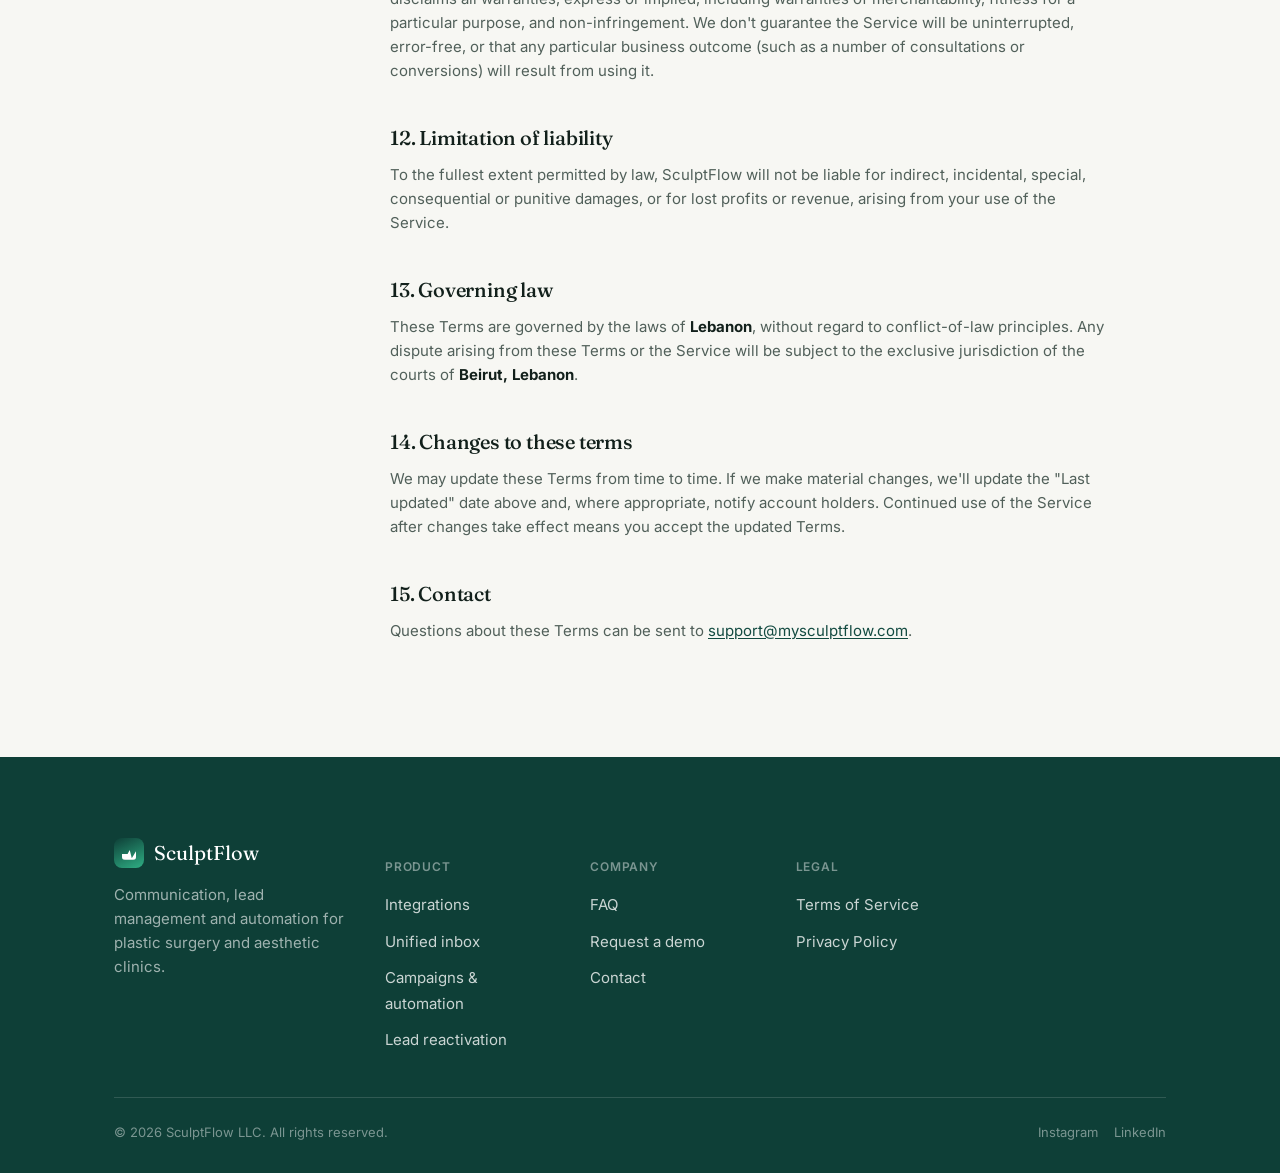
<file: terms.html>
<!doctype html>
<html lang="en">
<head>
<meta charset="UTF-8">
<meta name="viewport" content="width=device-width, initial-scale=1.0">
<title>Terms of Service — SculptFlow</title>
<meta name="description" content="Terms of Service for SculptFlow, a communication, lead management and automation platform for plastic surgery and aesthetic clinics.">
<link rel="icon" href="data:,">
<link rel="stylesheet" href="styles.css">
</head>
<body>

<!-- =========================== HEADER =========================== -->
<header class="site-header" id="siteHeader">
  <div class="wrap">
    <a href="index.html" class="logo">
      <span class="logo-mark" aria-hidden="true"></span>
      SculptFlow
    </a>

    <nav class="nav-links" aria-label="Primary">
      <a href="index.html#flow">Product</a>
      <a href="index.html#integrations">Integrations</a>
      <a href="index.html#inbox">Inbox</a>
      <a href="index.html#automation">Automation</a>
      <a href="index.html#reactivation">Reactivation</a>
      <a href="index.html#faq">FAQ</a>
    </nav>

    <div class="header-actions">
      <a href="index.html#demo" class="btn btn-ghost">Log in</a>
      <a href="index.html#demo" class="btn btn-primary">Request a demo</a>
      <button class="nav-toggle" id="navToggle" aria-label="Toggle menu" aria-expanded="false" aria-controls="mobileNav">
        <span></span><span></span><span></span>
      </button>
    </div>
  </div>

  <div class="mobile-nav" id="mobileNav">
    <a href="index.html#flow">Product</a>
    <a href="index.html#integrations">Integrations</a>
    <a href="index.html#inbox">Inbox</a>
    <a href="index.html#automation">Automation</a>
    <a href="index.html#reactivation">Reactivation</a>
    <a href="index.html#faq">FAQ</a>
    <a href="index.html#demo" class="btn btn-primary btn-block">Request a demo</a>
  </div>
</header>

<main>

  <section class="legal-hero">
    <div class="wrap">
      <span class="kicker">Legal</span>
      <h1>Terms of Service</h1>
      <p class="legal-updated">Last updated: September 30, 2026</p>
      <p class="legal-notice">This is a standard-form draft to get your site live. It has <strong>not</strong> been reviewed by a lawyer. Have it reviewed before launch — especially given SculptFlow handles clinic lead and conversation data.</p>
    </div>
  </section>

  <section class="legal-body">
    <div class="wrap legal-layout">

      <nav class="legal-toc" aria-label="Table of contents">
        <a href="#acceptance">1. Acceptance of terms</a>
        <a href="#service">2. The service</a>
        <a href="#accounts">3. Accounts</a>
        <a href="#acceptable-use">4. Acceptable use</a>
        <a href="#data">5. Clinic &amp; lead data</a>
        <a href="#ai">6. Automation &amp; AI features</a>
        <a href="#no-medical">7. No medical advice</a>
        <a href="#fees">8. Fees &amp; billing</a>
        <a href="#ip">9. Intellectual property</a>
        <a href="#termination">10. Termination</a>
        <a href="#disclaimers">11. Disclaimers</a>
        <a href="#liability">12. Limitation of liability</a>
        <a href="#law">13. Governing law</a>
        <a href="#changes">14. Changes to these terms</a>
        <a href="#contact">15. Contact</a>
      </nav>

      <div class="legal-content">

        <h2 id="acceptance">1. Acceptance of terms</h2>
        <p>These Terms of Service ("Terms") are an agreement between <strong>SculptFlow LLC</strong> ("SculptFlow," "we," "us") and the clinic or business entity that creates an account or otherwise uses SculptFlow's website, software or related services (the "Service," "you," "your"). By accessing mysculptflow.com or using the Service, you agree to these Terms. If you don't agree, don't use the Service.</p>
        <p>If you're using the Service on behalf of a clinic or company, you confirm you have authority to bind that organization to these Terms.</p>

        <h2 id="service">2. The service</h2>
        <p>SculptFlow is a communication, lead management and automation platform for plastic surgery and aesthetic clinics. It helps clinics connect messaging channels (such as WhatsApp, Instagram and Facebook Messenger), manage conversations from a unified inbox, organize leads, schedule consultations, run communication campaigns, and automate repetitive workflows.</p>
        <p>We may add, change or remove features over time. This site itself is informational; functionality described here (inbox, automation, dashboard and similar) is part of the software product, which is governed by these Terms once you have an active account.</p>

        <h2 id="accounts">3. Accounts</h2>
        <ul>
          <li>You're responsible for keeping your account credentials secure and for all activity under your account.</li>
          <li>You must provide accurate information when creating an account and keep it up to date.</li>
          <li>You're responsible for the conduct of staff members you grant access to your account.</li>
        </ul>

        <h2 id="acceptable-use">4. Acceptable use</h2>
        <p>You agree not to use the Service to:</p>
        <ul>
          <li>Send unsolicited messages in violation of applicable messaging or anti-spam laws, or the terms of the channels you connect (WhatsApp, Instagram, Messenger and any others);</li>
          <li>Collect or process personal data unlawfully, or in a way that violates the rights of the people you contact;</li>
          <li>Misrepresent your clinic's identity or credentials to leads or patients;</li>
          <li>Interfere with or disrupt the integrity or performance of the Service;</li>
          <li>Attempt to gain unauthorized access to the Service or other users' data.</li>
        </ul>

        <h2 id="data">5. Clinic &amp; lead data</h2>
        <p>You retain ownership of the conversation, lead and contact data you and your leads generate through the Service ("Clinic Data"). You grant SculptFlow the right to process Clinic Data solely to provide, maintain and improve the Service.</p>
        <p>You are responsible for having a lawful basis to collect and share the contact information and messages of your leads and patients through the Service, and for your own compliance with data protection and patient-privacy laws that apply to your clinic.</p>
        <p>Clinic Data is hosted using Supabase, on Amazon Web Services (AWS) infrastructure in the Asia Pacific (Tokyo, Japan) region, with encryption in transit and at rest. We retain Clinic Data for as long as your account remains open; if you close your account, we will delete your Clinic Data upon request, which you can make by contacting <a href="mailto:support@mysculptflow.com">support@mysculptflow.com</a>.</p>
        <p>See our <a href="privacy.html">Privacy Policy</a> for more on how data is handled.</p>

        <h2 id="ai">6. Automation &amp; AI features</h2>
        <p>The Service includes automation and AI-assisted features that can help draft replies, qualify leads and manage follow-up. These features are designed to assist your staff, not replace them: your team can view any conversation, reply manually at any time, take over from automation, and return a conversation to automation afterward.</p>
        <p>You're responsible for reviewing automated communications sent on your clinic's behalf and for configuring the Service in line with your own policies and applicable law.</p>

        <h2 id="no-medical">7. No medical advice</h2>
        <p>SculptFlow is a communication, lead management, scheduling and automation platform. It does not provide medical advice, diagnoses or treatment recommendations, and nothing in the Service should be treated as such. Medical decisions remain solely the responsibility of your clinic and its licensed professionals.</p>

        <h2 id="fees">8. Fees &amp; billing</h2>
        <p>Certain features of SculptFlow may be offered on a paid subscription basis. All fees are stated and charged in U.S. dollars (USD) unless otherwise specified. Current subscription prices, billing intervals, included features, usage limits, and any applicable additional charges will be displayed on our website or during the checkout process before you purchase a paid plan.</p>
        <p>By subscribing to a paid plan, you authorize SculptFlow and its payment processor to charge the applicable subscription fees and taxes to your selected payment method. Subscriptions may renew automatically at the end of each billing period unless canceled before the renewal date. You may cancel your subscription at any time through your account settings or by contacting our support team. Unless otherwise required by applicable law, amounts already paid are non-refundable, and cancellation will take effect at the end of the current billing period.</p>
        <p>SculptFlow may change its pricing, introduce new plans, or modify features included in existing plans. Where required, we will provide reasonable notice before pricing changes apply to an existing subscription.</p>
        <p>Certain third-party services integrated with SculptFlow, including messaging platforms, telecommunications providers, AI services, or other external providers, may impose separate usage or service fees. Any such charges will be disclosed where applicable.</p>

        <h2 id="ip">9. Intellectual property</h2>
        <p>SculptFlow and its licensors own all rights, title and interest in the Service, including its software, design and branding. These Terms don't grant you any rights to SculptFlow's trademarks or branding beyond what's needed to use the Service as intended.</p>

        <h2 id="termination">10. Termination</h2>
        <p>You may stop using the Service at any time. We may suspend or terminate your access if you materially breach these Terms and don't correct the breach after being notified, or where required by law. On termination, your right to use the Service ends, though provisions that by their nature should survive (such as data handling obligations and limitations of liability) will continue to apply.</p>

        <h2 id="disclaimers">11. Disclaimers</h2>
        <p>The Service is provided "as is" and "as available." To the fullest extent permitted by law, SculptFlow disclaims all warranties, express or implied, including warranties of merchantability, fitness for a particular purpose, and non-infringement. We don't guarantee the Service will be uninterrupted, error-free, or that any particular business outcome (such as a number of consultations or conversions) will result from using it.</p>

        <h2 id="liability">12. Limitation of liability</h2>
        <p>To the fullest extent permitted by law, SculptFlow will not be liable for indirect, incidental, special, consequential or punitive damages, or for lost profits or revenue, arising from your use of the Service.</p>

        <h2 id="law">13. Governing law</h2>
        <p>These Terms are governed by the laws of <strong>Lebanon</strong>, without regard to conflict-of-law principles. Any dispute arising from these Terms or the Service will be subject to the exclusive jurisdiction of the courts of <strong>Beirut, Lebanon</strong>.</p>

        <h2 id="changes">14. Changes to these terms</h2>
        <p>We may update these Terms from time to time. If we make material changes, we'll update the "Last updated" date above and, where appropriate, notify account holders. Continued use of the Service after changes take effect means you accept the updated Terms.</p>

        <h2 id="contact">15. Contact</h2>
        <p>Questions about these Terms can be sent to <a href="mailto:support@mysculptflow.com">support@mysculptflow.com</a>.</p>

      </div>
    </div>
  </section>

</main>

<!-- =========================== FOOTER =========================== -->
<footer class="site-footer">
  <div class="wrap">
    <div class="footer-top">
      <div class="footer-brand">
        <a href="index.html" class="logo"><span class="logo-mark" aria-hidden="true"></span>SculptFlow</a>
        <p>Communication, lead management and automation for plastic surgery and aesthetic clinics.</p>
      </div>
      <div class="footer-col">
        <h5>Product</h5>
        <ul>
          <li><a href="index.html#integrations">Integrations</a></li>
          <li><a href="index.html#inbox">Unified inbox</a></li>
          <li><a href="index.html#automation">Campaigns &amp; automation</a></li>
          <li><a href="index.html#reactivation">Lead reactivation</a></li>
        </ul>
      </div>
      <div class="footer-col">
        <h5>Company</h5>
        <ul>
          <li><a href="index.html#faq">FAQ</a></li>
          <li><a href="index.html#demo">Request a demo</a></li>
          <li><a href="mailto:support@mysculptflow.com">Contact</a></li>
        </ul>
      </div>
      <div class="footer-col">
        <h5>Legal</h5>
        <ul>
          <li><a href="terms.html">Terms of Service</a></li>
          <li><a href="privacy.html">Privacy Policy</a></li>
        </ul>
      </div>
    </div>
    <div class="footer-bottom">
      <span>© 2026 SculptFlow LLC. All rights reserved.</span>
      <div class="footer-social">
        <a href="#">Instagram</a>
        <a href="#">LinkedIn</a>
      </div>
    </div>
  </div>
</footer>

<script src="script.js"></script>
</body>
</html>
</file>
<file: styles.css>
/* ==========================================================================
   SculptFlow — marketing site
   Design tokens
   ========================================================================== */

@import url('https://fonts.googleapis.com/css2?family=Fraunces:ital,opsz,wght@0,9..144,300;0,9..144,400;0,9..144,500;0,9..144,600;1,9..144,400;1,9..144,500&family=Inter:wght@400;500;600;700&display=swap');

:root{
  --bg:            #F7F7F3;
  --bg-alt:        #EFEDE4;
  --panel:         #FFFFFF;
  --ink:           #12201B;
  --ink-soft:      #51605A;
  --ink-faint:     #8A968F;
  --teal-900:      #0E3F37;
  --teal-800:      #124A40;
  --teal-700:      #175C4E;
  --mint-500:      #2FAE84;
  --mint-400:      #59C79E;
  --mint-100:      #E4F4EC;
  --sand-200:      #E7DFC9;
  --sand-300:      #DCD0AE;
  --line:          rgba(18,32,27,0.12);
  --line-soft:     rgba(18,32,27,0.07);
  --shadow-soft:   0 20px 50px -25px rgba(14,63,55,0.35);

  --font-display: 'Fraunces', ui-serif, Georgia, serif;
  --font-body:    'Inter', -apple-system, BlinkMacSystemFont, 'Segoe UI', sans-serif;

  --max: 1180px;
  --pad: clamp(20px, 5vw, 64px);
}

*, *::before, *::after{ box-sizing: border-box; }
html{ scroll-behavior: smooth; }
@media (prefers-reduced-motion: reduce){
  html{ scroll-behavior: auto; }
  *{ animation-duration: 0.001ms !important; animation-iteration-count: 1 !important; transition-duration: 0.001ms !important; }
}

body{
  margin:0;
  background: var(--bg);
  color: var(--ink);
  font-family: var(--font-body);
  font-size: 16px;
  line-height: 1.6;
  -webkit-font-smoothing: antialiased;
}

img{ max-width:100%; display:block; }
a{ color: inherit; text-decoration: none; }
ul{ margin:0; padding:0; list-style:none; }
button{ font: inherit; cursor:pointer; }

.wrap{
  max-width: var(--max);
  margin: 0 auto;
  padding-left: var(--pad);
  padding-right: var(--pad);
}

section{ position: relative; }

h1,h2,h3,h4{
  font-family: var(--font-display);
  font-weight: 500;
  line-height: 1.1;
  letter-spacing: -0.01em;
  margin: 0;
  color: var(--ink);
}

h2{ font-size: clamp(1.9rem, 3.4vw, 2.7rem); }
h3{ font-size: clamp(1.25rem, 2vw, 1.5rem); }

p{ margin:0; }

.lede{
  color: var(--ink-soft);
  font-size: clamp(1rem, 1.2vw, 1.125rem);
  max-width: 46ch;
}

:focus-visible{
  outline: 2px solid var(--teal-700);
  outline-offset: 3px;
  border-radius: 4px;
}

/* --------------------------------------------------------------------
   Section furniture
   -------------------------------------------------------------------- */

.kicker{
  display:inline-flex;
  align-items:center;
  gap:8px;
  font-size: 0.8125rem;
  color: var(--teal-700);
  font-weight: 600;
  margin-bottom: 14px;
}
.kicker::before{
  content:"";
  width:6px; height:6px;
  border-radius:50%;
  background: var(--mint-500);
  flex: none;
}

.section-head{
  max-width: 640px;
  margin-bottom: 44px;
}
.section-head.center{
  margin-left:auto; margin-right:auto;
  text-align:center;
}
.section-head .lede{ margin-top:14px; max-width: 52ch; }
.section-head.center .lede{ margin-left:auto; margin-right:auto; }

.section-pad{ padding: clamp(64px, 9vw, 112px) 0; }
.tint{ background: var(--bg-alt); }
.divider{ border-top:1px solid var(--line); }

/* Buttons */
.btn{
  display:inline-flex;
  align-items:center;
  justify-content:center;
  gap:8px;
  padding: 13px 24px;
  border-radius: 100px;
  font-weight: 600;
  font-size: 0.9375rem;
  border: 1px solid transparent;
  transition: transform .18s ease, background .18s ease, border-color .18s ease, color .18s ease;
  white-space: nowrap;
}
.btn:active{ transform: translateY(1px); }
.btn-primary{
  background: var(--teal-900);
  color: #fff;
}
.btn-primary:hover{ background: var(--mint-500); }
.btn-ghost{
  background: transparent;
  border-color: var(--line);
  color: var(--ink);
}
.btn-ghost:hover{ border-color: var(--teal-900); }
.btn-block{ width:100%; }

/* --------------------------------------------------------------------
   Header
   -------------------------------------------------------------------- */

.site-header{
  position: sticky;
  top:0;
  z-index: 100;
  background: rgba(247,247,243,0.86);
  backdrop-filter: saturate(140%) blur(10px);
  border-bottom: 1px solid transparent;
  transition: border-color .25s ease, box-shadow .25s ease;
}
.site-header.is-scrolled{
  border-color: var(--line);
  box-shadow: 0 8px 30px -24px rgba(18,32,27,0.5);
}
.site-header .wrap{
  display:flex;
  align-items:center;
  justify-content:space-between;
  height: 76px;
}
.logo{
  display:flex;
  align-items:center;
  gap:10px;
  font-family: var(--font-display);
  font-size: 1.25rem;
  color: var(--ink);
}
.logo-mark{
  width: 30px; height: 30px;
  border-radius: 8px;
  background: linear-gradient(155deg, var(--teal-900), var(--mint-500));
  position: relative;
  flex: none;
}
.logo-mark::after{
  content:"";
  position:absolute;
  inset: 8px 8px 8px 8px;
  border-radius: 3px;
  background: #fff;
  clip-path: polygon(0 60%, 40% 60%, 55% 30%, 70% 90%, 100% 40%, 100% 100%, 0 100%);
  opacity:.9;
}

.nav-links{
  display:flex;
  align-items:center;
  gap: 30px;
}
.nav-links a{
  font-size: 0.9375rem;
  color: var(--ink-soft);
  font-weight: 500;
  transition: color .15s ease;
}
.nav-links a:hover{ color: var(--ink); }

.header-actions{ display:flex; align-items:center; gap:14px; }

.nav-toggle{
  display:none;
  background:none; border:none;
  width: 40px; height:40px;
  align-items:center; justify-content:center;
  flex-direction:column; gap:5px;
}
.nav-toggle span{ width:20px; height:2px; background: var(--ink); display:block; transition: transform .2s ease, opacity .2s ease; }

.mobile-nav{
  display:none;
  flex-direction:column;
  gap: 2px;
  padding: 8px var(--pad) 20px;
  border-top: 1px solid var(--line);
  background: var(--bg);
}
.mobile-nav a{
  padding: 12px 4px;
  border-bottom: 1px solid var(--line-soft);
  color: var(--ink-soft);
  font-weight: 500;
}
.mobile-nav .btn{ margin-top: 14px; }

body.nav-open .mobile-nav{ display:flex; }
body.nav-open .nav-toggle span:nth-child(1){ transform: translateY(7px) rotate(45deg); }
body.nav-open .nav-toggle span:nth-child(2){ opacity:0; }
body.nav-open .nav-toggle span:nth-child(3){ transform: translateY(-7px) rotate(-45deg); }

@media (max-width: 880px){
  .nav-links{ display:none; }
  .header-actions .btn-ghost{ display:none; }
  .nav-toggle{ display:flex; }
}

/* --------------------------------------------------------------------
   Hero
   -------------------------------------------------------------------- */

.hero{
  padding: clamp(56px, 9vw, 96px) 0 0;
  overflow: hidden;
}
.hero-grid{
  display:grid;
  grid-template-columns: 1.05fr 1fr;
  gap: 48px;
  align-items:center;
}
.hero-copy .badge{
  display:inline-flex;
  align-items:center;
  gap:8px;
  padding: 7px 14px;
  border-radius: 100px;
  background: var(--sand-200);
  color: var(--teal-900);
  font-size: 0.8125rem;
  font-weight: 600;
  margin-bottom: 22px;
}
.badge .dot{ width:6px; height:6px; border-radius:50%; background: var(--mint-500); }

.hero h1{
  font-size: clamp(2.3rem, 4.4vw, 3.6rem);
  max-width: 15ch;
}
.hero h1 em{
  font-style: italic;
  color: var(--teal-800);
}
.hero .lede{
  margin-top: 20px;
  max-width: 48ch;
  font-size: 1.0625rem;
}
.hero-ctas{
  display:flex;
  align-items:center;
  gap: 18px;
  margin-top: 30px;
  flex-wrap:wrap;
}
.hero-note{
  font-size: 0.8125rem;
  color: var(--ink-faint);
}
.hero-channels{
  display:flex;
  align-items:center;
  gap: 18px;
  margin-top: 40px;
  flex-wrap: wrap;
}
.hero-channels span{
  font-size: 0.75rem;
  text-transform: uppercase;
  letter-spacing: 0.06em;
  color: var(--ink-faint);
}
.chan-row{ display:flex; gap:10px; }
.chan-chip{
  display:flex; align-items:center; gap:6px;
  padding: 6px 12px 6px 8px;
  border-radius: 100px;
  border: 1px solid var(--line);
  background: var(--panel);
  font-size: 0.8125rem;
  font-weight: 600;
}
.chan-chip svg{ width:16px; height:16px; }

/* Hero mockup -------------------------------------------------------- */
.hero-visual{ position:relative; }
.mock-window{
  background: var(--panel);
  border-radius: 20px;
  border: 1px solid var(--line);
  box-shadow: var(--shadow-soft);
  overflow:hidden;
  transform: rotate(1.2deg);
}
.mock-titlebar{
  display:flex; align-items:center; gap:6px;
  padding: 12px 16px;
  border-bottom: 1px solid var(--line-soft);
}
.mock-titlebar i{ width:9px; height:9px; border-radius:50%; background: var(--line); }
.mock-titlebar span{
  margin-left: 10px;
  font-size: 0.75rem;
  color: var(--ink-faint);
}
.mock-body{ display:flex; min-height: 340px; }
.mock-sidebar{
  width: 130px;
  border-right: 1px solid var(--line-soft);
  padding: 16px 10px;
  background: var(--bg-alt);
  flex: none;
}
.mock-sidebar .item{
  padding: 9px 10px;
  border-radius: 8px;
  font-size: 0.75rem;
  color: var(--ink-soft);
  font-weight: 600;
  margin-bottom: 4px;
}
.mock-sidebar .item.active{ background: var(--teal-900); color:#fff; }
.mock-main{ flex:1; padding: 16px; display:flex; flex-direction:column; gap:10px; }
.mock-msg{
  max-width: 78%;
  padding: 9px 12px;
  border-radius: 14px;
  font-size: 0.8125rem;
  line-height:1.35;
}
.mock-msg.in{ background: var(--bg-alt); align-self:flex-start; border-bottom-left-radius:4px; }
.mock-msg.out{ background: var(--teal-900); color:#fff; align-self:flex-end; border-bottom-right-radius:4px; }
.mock-msg.ai{ background: var(--mint-100); color: var(--teal-900); align-self:flex-start; border-bottom-left-radius:4px; }
.mock-tag{
  align-self:flex-start;
  font-size: 0.6875rem;
  color: var(--ink-faint);
  margin: 2px 0 8px;
}
.mock-float{
  position:absolute;
  background: var(--panel);
  border: 1px solid var(--line);
  border-radius: 14px;
  box-shadow: var(--shadow-soft);
  padding: 12px 14px;
  display:flex; align-items:center; gap:10px;
  font-size: 0.8125rem;
  font-weight: 600;
}
.mock-float.f1{ top: -18px; right: 30px; }
.mock-float.f2{ bottom: -22px; left: -18px; }
.mock-float .swatch{ width:30px; height:30px; border-radius:9px; flex:none; display:flex; align-items:center; justify-content:center; color:#fff; }

@media (max-width: 980px){
  .hero-grid{ grid-template-columns: 1fr; }
  .hero-visual{ order:-1; }
  .mock-float{ display:none; }
}

/* --------------------------------------------------------------------
   Segment strip (who it's for, understated)
   -------------------------------------------------------------------- */
.segment-strip{
  padding: 30px 0;
  border-top: 1px solid var(--line);
  border-bottom: 1px solid var(--line);
}
.segment-strip .wrap{
  display:flex;
  flex-wrap:wrap;
  gap: 14px 34px;
  align-items:center;
  justify-content:space-between;
}
.segment-strip .label{
  font-size: 0.8125rem;
  color: var(--ink-faint);
  flex: none;
}
.segment-list{
  display:flex;
  flex-wrap:wrap;
  gap: 10px 30px;
}
.segment-list li{
  font-family: var(--font-display);
  font-size: 1.05rem;
  color: var(--ink-soft);
}

/* --------------------------------------------------------------------
   Flow (numbered sequence)
   -------------------------------------------------------------------- */
.flow-list{
  display:grid;
  grid-template-columns: repeat(4, 1fr);
  gap: 1px;
  background: var(--line);
  border: 1px solid var(--line);
  border-radius: 18px;
  overflow: hidden;
}
.flow-item{
  background: var(--panel);
  padding: 26px 20px;
  min-height: 168px;
  display:flex;
  flex-direction:column;
  gap: 14px;
}
.flow-item .num{
  font-family: var(--font-display);
  font-size: 0.9rem;
  color: var(--mint-500);
  font-weight:600;
}
.flow-item h4{ font-size: 1.0625rem; font-weight:500; }
.flow-item p{ font-size: 0.875rem; color: var(--ink-soft); }

@media (max-width: 900px){
  .flow-list{ grid-template-columns: repeat(2, 1fr); }
}
@media (max-width: 560px){
  .flow-list{ grid-template-columns: 1fr; }
}

/* --------------------------------------------------------------------
   Integrations
   -------------------------------------------------------------------- */
.integration-cards{
  display:grid;
  grid-template-columns: repeat(3, 1fr);
  gap: 20px;
}
.integration-card{
  background: var(--panel);
  border: 1px solid var(--line);
  border-radius: 18px;
  padding: 28px;
  transition: transform .2s ease, box-shadow .2s ease;
}
.integration-card:hover{ transform: translateY(-4px); box-shadow: var(--shadow-soft); }
.integration-card .icn{
  width: 48px; height:48px;
  border-radius: 13px;
  display:flex; align-items:center; justify-content:center;
  margin-bottom: 18px;
}
.integration-card h4{ margin-bottom:8px; }
.integration-card p{ color: var(--ink-soft); font-size: 0.9375rem; }
.icn-whatsapp{ background:#E4F4EC; color:#1E8E5A; }
.icn-instagram{ background:#FCE7EF; color:#C13584; }
.icn-messenger{ background:#E6EEFC; color:#0A66C2; }

.integration-note{
  margin-top: 26px;
  display:flex;
  align-items:center;
  gap: 12px;
  padding: 16px 20px;
  border-radius: 14px;
  background: var(--bg-alt);
  font-size: 0.875rem;
  color: var(--ink-soft);
}

@media (max-width: 780px){
  .integration-cards{ grid-template-columns: 1fr; }
}

/* --------------------------------------------------------------------
   Feature rows (image / text alternating)
   -------------------------------------------------------------------- */
.feature-row{
  display:grid;
  grid-template-columns: 1fr 1fr;
  gap: 56px;
  align-items:center;
}
.feature-row.reverse .feature-visual{ order: 2; }
.feature-row + .feature-row{ margin-top: 88px; }

.feature-text .kicker{ margin-bottom: 12px; }
.feature-text h3{ font-size: clamp(1.4rem, 2.4vw, 1.85rem); margin-bottom: 14px; }
.feature-text p.lede{ max-width: 50ch; margin-bottom: 22px; }

.check-list{ display:flex; flex-direction:column; gap: 12px; }
.check-list li{
  display:flex;
  align-items:flex-start;
  gap: 10px;
  font-size: 0.9375rem;
  color: var(--ink-soft);
}
.check-list svg{ flex:none; margin-top:3px; color: var(--mint-500); }

@media (max-width: 900px){
  .feature-row, .feature-row.reverse{ grid-template-columns: 1fr; }
  .feature-row.reverse .feature-visual{ order: -1; }
}

/* Generic mock panel used across feature sections */
.panel-card{
  background: var(--panel);
  border: 1px solid var(--line);
  border-radius: 18px;
  box-shadow: var(--shadow-soft);
  overflow:hidden;
}
.panel-head{
  display:flex; align-items:center; justify-content:space-between;
  padding: 14px 18px;
  border-bottom: 1px solid var(--line-soft);
  font-size: 0.8125rem;
  color: var(--ink-faint);
  font-weight:600;
}
.panel-head .pill{
  padding: 3px 10px;
  border-radius: 100px;
  background: var(--mint-100);
  color: var(--teal-800);
  font-size: 0.6875rem;
}
.panel-body{ padding: 18px; }

/* Lead table mock */
.lead-row{
  display:grid;
  grid-template-columns: 1.4fr 1fr 0.9fr;
  gap: 10px;
  padding: 12px 10px;
  border-bottom: 1px solid var(--line-soft);
  align-items:center;
}
.lead-row:last-child{ border-bottom:none; }
.lead-name{ font-weight:600; font-size:0.875rem; }
.lead-sub{ font-size:0.75rem; color: var(--ink-faint); }
.stage-pill{
  justify-self:start;
  font-size: 0.6875rem;
  font-weight:600;
  padding: 4px 10px;
  border-radius: 100px;
}
.stage-new{ background:#E6EEFC; color:#0A66C2; }
.stage-booked{ background:#E4F4EC; color:#1E8E5A; }
.stage-follow{ background:#FBEFDC; color:#A8641E; }

/* Scheduler mock */
.slot-grid{
  display:grid;
  grid-template-columns: repeat(4, 1fr);
  gap: 8px;
}
.slot{
  padding: 10px 6px;
  text-align:center;
  border-radius: 10px;
  border: 1px solid var(--line);
  font-size: 0.75rem;
  color: var(--ink-soft);
}
.slot.taken{ background: var(--bg-alt); color: var(--ink-faint); text-decoration: line-through; }
.slot.open{ border-color: var(--mint-500); color: var(--teal-800); font-weight:600; }

/* Campaign mock */
.campaign-item{
  display:flex; align-items:center; justify-content:space-between;
  padding: 12px 4px;
  border-bottom: 1px solid var(--line-soft);
}
.campaign-item:last-child{ border-bottom:none; }
.campaign-item .name{ font-size:0.875rem; font-weight:600; }
.campaign-item .meta{ font-size:0.75rem; color: var(--ink-faint); }
.campaign-progress{
  width: 90px; height:6px; border-radius:4px;
  background: var(--bg-alt);
  overflow:hidden;
  flex:none;
}
.campaign-progress i{ display:block; height:100%; background: var(--mint-500); }

/* AI / human takeover toggle mock */
.takeover-toggle{
  display:flex; align-items:center; gap:10px;
  padding: 10px 14px;
  border-radius: 100px;
  background: var(--bg-alt);
  width: fit-content;
  font-size: 0.8125rem;
  font-weight:600;
  margin-bottom: 16px;
}
.takeover-toggle .knob{
  width: 34px; height: 20px;
  border-radius: 100px;
  background: var(--teal-900);
  position: relative;
  flex:none;
}
.takeover-toggle .knob::after{
  content:"";
  position:absolute; top:2px; left:2px;
  width:16px; height:16px;
  border-radius:50%;
  background:#fff;
  transition: left .2s ease;
}
.takeover-toggle.on .knob::after{ left: 16px; }
.takeover-toggle.on .knob{ background: var(--mint-500); }

/* --------------------------------------------------------------------
   Reactivation (standalone emphasis section)
   -------------------------------------------------------------------- */
.reactivation{
  background: var(--teal-900);
  color: #fff;
  border-radius: 28px;
  padding: clamp(48px, 7vw, 84px);
  display:grid;
  grid-template-columns: 1.1fr 0.9fr;
  gap: 48px;
  align-items:center;
}
.reactivation .kicker{ color: var(--mint-400); }
.reactivation .kicker::before{ background: var(--mint-400); }
.reactivation h2{
  color:#fff;
  font-size: clamp(1.8rem, 3.2vw, 2.5rem);
  max-width: 14ch;
}
.reactivation p.lede{ color: rgba(255,255,255,0.72); margin-top:16px; max-width: 46ch; }
.reactivation .btn-primary{ background:#fff; color: var(--teal-900); margin-top: 26px; }
.reactivation .btn-primary:hover{ background: var(--mint-400); color:#fff; }

.reactivation-card{
  background: rgba(255,255,255,0.06);
  border: 1px solid rgba(255,255,255,0.14);
  border-radius: 18px;
  padding: 24px;
}
.reactivation-stat-row{
  display:flex; align-items:center; justify-content:space-between;
  padding: 14px 0;
  border-bottom: 1px solid rgba(255,255,255,0.12);
}
.reactivation-stat-row:last-child{ border-bottom:none; }
.reactivation-stat-row .k{ font-size: 0.875rem; color: rgba(255,255,255,0.7); }
.reactivation-stat-row .v{ font-family: var(--font-display); font-size:1.1rem; }

@media (max-width: 860px){
  .reactivation{ grid-template-columns: 1fr; }
}

/* --------------------------------------------------------------------
   Dashboard showcase
   -------------------------------------------------------------------- */
.dash-window{
  border-radius: 22px;
  border: 1px solid var(--line);
  background: var(--panel);
  box-shadow: var(--shadow-soft);
  overflow:hidden;
}
.dash-body{ display:flex; }
.dash-sidebar{
  width: 190px;
  flex:none;
  background: var(--teal-900);
  color: rgba(255,255,255,0.75);
  padding: 22px 14px;
}
.dash-sidebar .brand{
  color:#fff; font-family: var(--font-display); font-size:1rem; padding: 0 8px 20px;
}
.dash-sidebar .item{
  padding: 10px 10px;
  border-radius:8px;
  font-size: 0.8125rem;
  font-weight:600;
  margin-bottom:2px;
}
.dash-sidebar .item.active{ background: rgba(255,255,255,0.14); color:#fff; }
.dash-main{ flex:1; padding: 24px; background: var(--bg-alt); }
.dash-cards{
  display:grid;
  grid-template-columns: repeat(3, 1fr);
  gap: 14px;
  margin-bottom: 18px;
}
.dash-card{
  background: var(--panel);
  border: 1px solid var(--line);
  border-radius: 14px;
  padding: 16px;
}
.dash-card .label{ font-size: 0.75rem; color: var(--ink-faint); margin-bottom:8px; }
.dash-card .value{ font-family: var(--font-display); font-size: 1.5rem; }
.dash-inbox-preview{
  background: var(--panel);
  border: 1px solid var(--line);
  border-radius: 14px;
  padding: 14px 16px;
}
.dash-inbox-preview .row{
  display:flex; align-items:center; gap:10px;
  padding: 8px 0;
  border-bottom: 1px solid var(--line-soft);
  font-size: 0.8125rem;
}
.dash-inbox-preview .row:last-child{ border-bottom:none; }
.dash-inbox-preview .chan-dot{ width:8px; height:8px; border-radius:50%; flex:none; }
.dash-inbox-preview .row .name{ font-weight:600; }
.dash-inbox-preview .row .snip{ color: var(--ink-faint); flex:1; overflow:hidden; text-overflow:ellipsis; white-space:nowrap; }

@media (max-width: 780px){
  .dash-cards{ grid-template-columns: 1fr 1fr; }
  .dash-sidebar{ display:none; }
}
@media (max-width: 560px){
  .dash-cards{ grid-template-columns: 1fr; }
}

/* --------------------------------------------------------------------
   FAQ
   -------------------------------------------------------------------- */
.faq-list{
  max-width: 780px;
  margin: 0 auto;
  border-top: 1px solid var(--line);
}
.faq-item{ border-bottom: 1px solid var(--line); }
.faq-q{
  width:100%;
  display:flex;
  align-items:center;
  justify-content:space-between;
  gap: 20px;
  padding: 22px 4px;
  background:none;
  border:none;
  text-align:left;
  font-family: var(--font-display);
  font-size: 1.0625rem;
  color: var(--ink);
}
.faq-q .plus{
  flex:none;
  width: 26px; height:26px;
  border-radius:50%;
  border: 1px solid var(--line);
  display:flex; align-items:center; justify-content:center;
  position:relative;
}
.faq-q .plus::before, .faq-q .plus::after{
  content:"";
  position:absolute;
  background: var(--ink);
  transition: transform .2s ease, opacity .2s ease;
}
.faq-q .plus::before{ width:10px; height:1.5px; }
.faq-q .plus::after{ width:1.5px; height:10px; }
.faq-item.open .faq-q .plus::after{ transform: rotate(90deg); opacity:0; }

.faq-a{
  max-height:0;
  overflow:hidden;
  transition: max-height .28s ease;
}
.faq-a p{
  padding: 0 4px 22px;
  color: var(--ink-soft);
  max-width: 62ch;
  font-size: 0.9375rem;
}

/* --------------------------------------------------------------------
   Demo CTA
   -------------------------------------------------------------------- */
.demo-cta{
  background: var(--sand-200);
  border-radius: 28px;
  padding: clamp(44px, 7vw, 76px);
  text-align:center;
}
.demo-cta h2{ max-width: 20ch; margin: 0 auto; }
.demo-cta .lede{ margin: 16px auto 0; }
.demo-form{
  margin-top: 30px;
  display:flex;
  gap: 10px;
  max-width: 480px;
  margin-left:auto; margin-right:auto;
  flex-wrap: wrap;
  justify-content:center;
}
.demo-form input{
  flex:1;
  min-width: 220px;
  padding: 13px 18px;
  border-radius: 100px;
  border: 1px solid var(--line);
  background: #fff;
  font: inherit;
  font-size: 0.9375rem;
}
.demo-form input:focus{ outline: 2px solid var(--teal-700); outline-offset:1px; }
.demo-status{
  margin-top: 14px;
  font-size: 0.875rem;
  color: var(--teal-800);
  font-weight:600;
  min-height: 1.2em;
}

/* --------------------------------------------------------------------
   Footer
   -------------------------------------------------------------------- */
.site-footer{
  background: var(--teal-900);
  color: rgba(255,255,255,0.75);
  padding: clamp(56px, 7vw, 80px) 0 30px;
}
.footer-top{
  display:grid;
  grid-template-columns: 1.4fr 1fr 1fr 1fr 1fr;
  gap: 40px;
  padding-bottom: 44px;
  border-bottom: 1px solid rgba(255,255,255,0.14);
}
.footer-brand .logo{ color:#fff; margin-bottom: 14px; }
.footer-brand .logo-mark::after{ opacity: 1; }
.footer-brand p{ max-width: 34ch; font-size: 0.9375rem; color: rgba(255,255,255,0.6); }
.footer-col h5{
  font-family: var(--font-body);
  font-size: 0.75rem;
  text-transform: uppercase;
  letter-spacing: 0.06em;
  color: rgba(255,255,255,0.45);
  margin-bottom: 16px;
  font-weight:600;
}
.footer-col ul{ display:flex; flex-direction:column; gap:11px; }
.footer-col a{ font-size: 0.9375rem; color: rgba(255,255,255,0.78); transition: color .15s ease; }
.footer-col a:hover{ color:#fff; }
.footer-bottom{
  display:flex;
  justify-content:space-between;
  align-items:center;
  flex-wrap:wrap;
  gap: 12px;
  padding-top: 24px;
  font-size: 0.8125rem;
  color: rgba(255,255,255,0.45);
}
.footer-social{ display:flex; gap:16px; }

@media (max-width: 780px){
  .footer-top{ grid-template-columns: 1fr 1fr; }
}
@media (max-width: 500px){
  .footer-top{ grid-template-columns: 1fr; }
}

/* --------------------------------------------------------------------
   Reveal-on-load (single orchestrated moment, hero only)
   -------------------------------------------------------------------- */
.reveal{ opacity:0; transform: translateY(14px); }
.reveal.is-in{
  opacity:1; transform: translateY(0);
  transition: opacity .6s ease, transform .6s ease;
}

/* --------------------------------------------------------------------
   Legal pages (Terms / Privacy)
   -------------------------------------------------------------------- */
.legal-hero{
  padding: clamp(48px, 7vw, 76px) 0 20px;
  border-bottom: 1px solid var(--line);
}
.legal-hero .kicker{ margin-bottom: 14px; }
.legal-hero h1{ font-size: clamp(1.9rem, 3.4vw, 2.6rem); max-width: 22ch; }
.legal-updated{
  margin-top: 14px;
  font-size: 0.875rem;
  color: var(--ink-faint);
}

.legal-notice{
  margin-top: 24px;
  padding: 16px 20px;
  border-radius: 14px;
  background: var(--sand-200);
  color: var(--teal-900);
  font-size: 0.875rem;
  max-width: 68ch;
}

.legal-body{
  padding: clamp(40px, 6vw, 64px) 0 clamp(64px, 8vw, 100px);
}
.legal-layout{
  display:grid;
  grid-template-columns: 220px 1fr;
  gap: 56px;
  align-items:start;
}
.legal-toc{
  position: sticky;
  top: 96px;
  display:flex;
  flex-direction:column;
  gap: 4px;
}
.legal-toc a{
  font-size: 0.8125rem;
  color: var(--ink-faint);
  padding: 6px 0;
  border-left: 2px solid transparent;
  padding-left: 12px;
}
.legal-toc a:hover{ color: var(--ink); border-left-color: var(--line); }

.legal-content{ max-width: 72ch; }
.legal-content h2{
  font-size: 1.25rem;
  margin-top: 44px;
  margin-bottom: 14px;
  scroll-margin-top: 96px;
}
.legal-content h2:first-child{ margin-top:0; }
.legal-content p{
  color: var(--ink-soft);
  font-size: 0.9375rem;
  margin-bottom: 14px;
}
.legal-content ul, .legal-content ol{
  margin: 0 0 14px;
  padding-left: 20px;
  color: var(--ink-soft);
  font-size: 0.9375rem;
  display:flex;
  flex-direction:column;
  gap: 8px;
}
.legal-content ul{ list-style: disc; }
.legal-content ol{ list-style: decimal; }
.legal-content a{ color: var(--teal-800); text-decoration: underline; text-underline-offset: 2px; }
.legal-content strong{ color: var(--ink); }
.legal-placeholder{
  background: var(--mint-100);
  color: var(--teal-900);
  padding: 1px 6px;
  border-radius: 5px;
  font-weight: 600;
  font-size: 0.875em;
}

@media (max-width: 860px){
  .legal-layout{ grid-template-columns: 1fr; }
  .legal-toc{
    position: static;
    flex-direction: row;
    flex-wrap: wrap;
    gap: 6px 16px;
    padding-bottom: 20px;
    border-bottom: 1px solid var(--line);
    margin-bottom: 20px;
  }
  .legal-toc a{ border-left:none; padding-left:0; }
}
</file>
